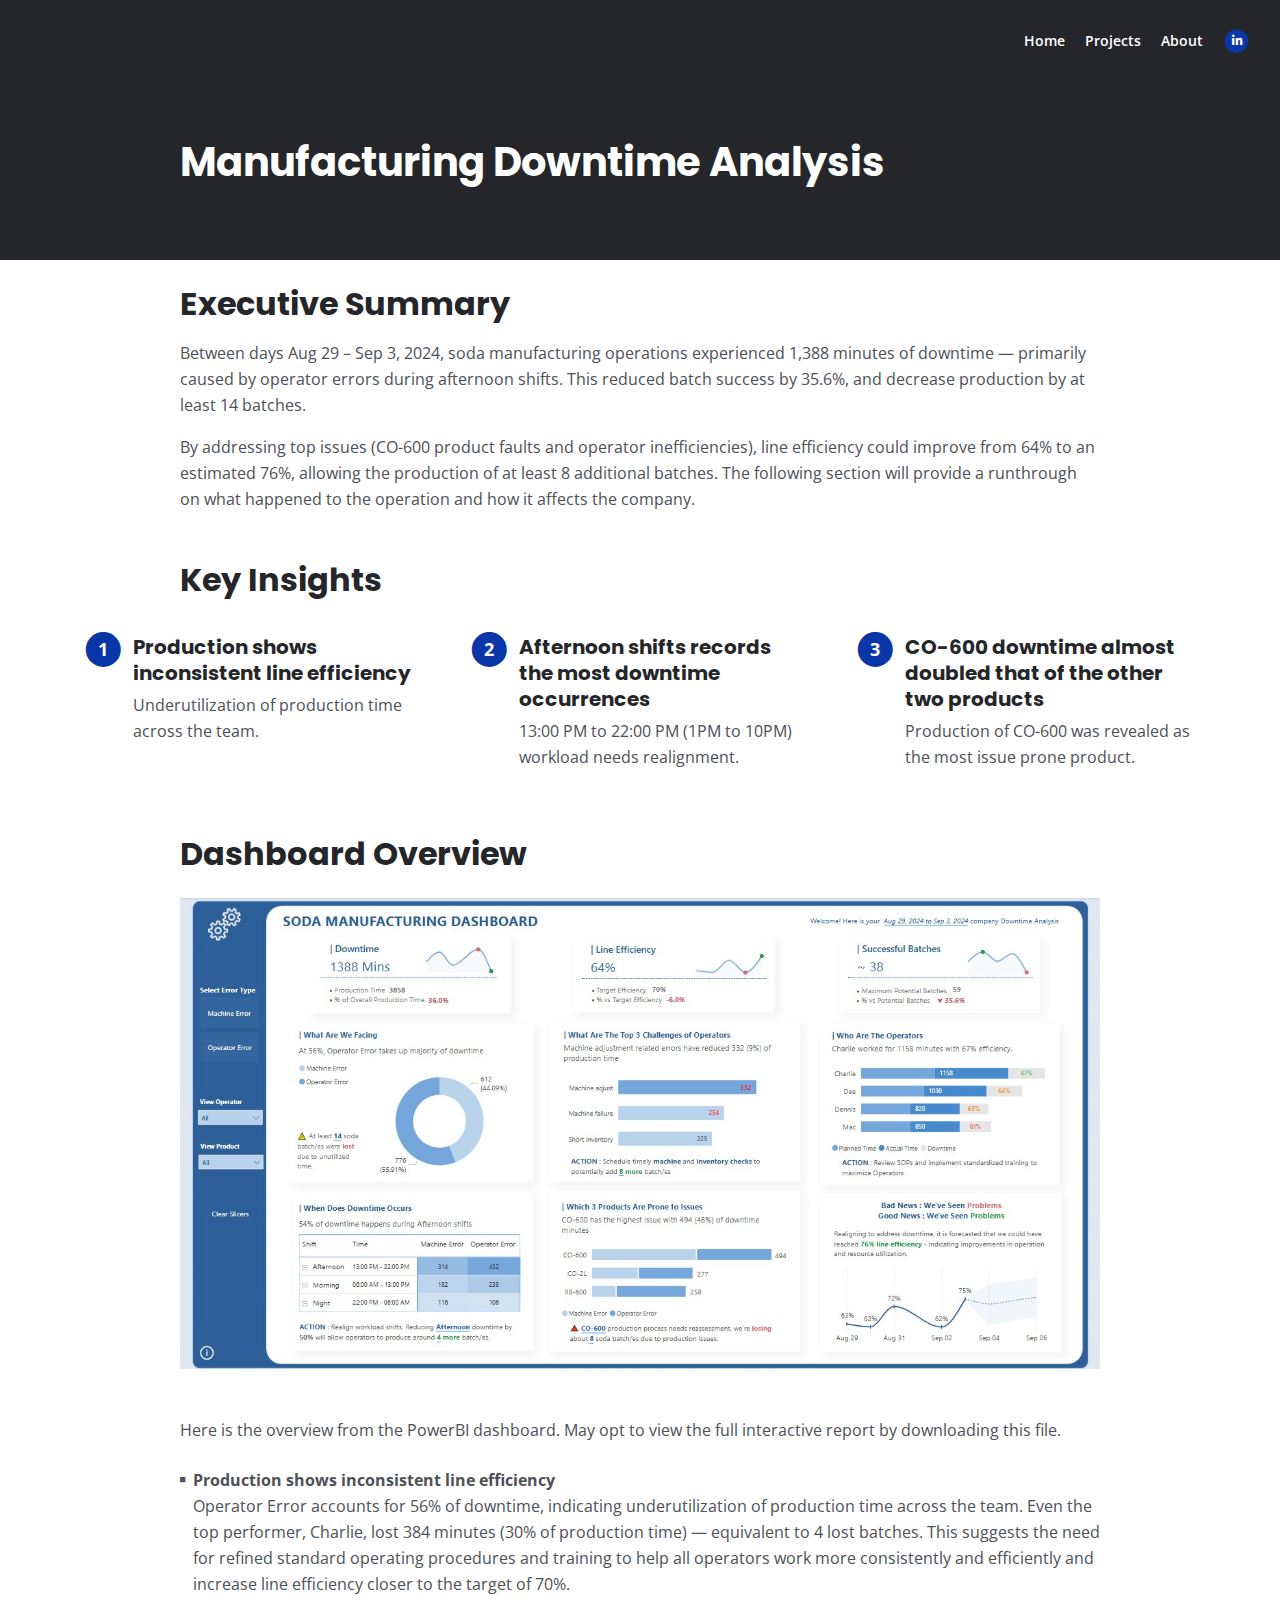
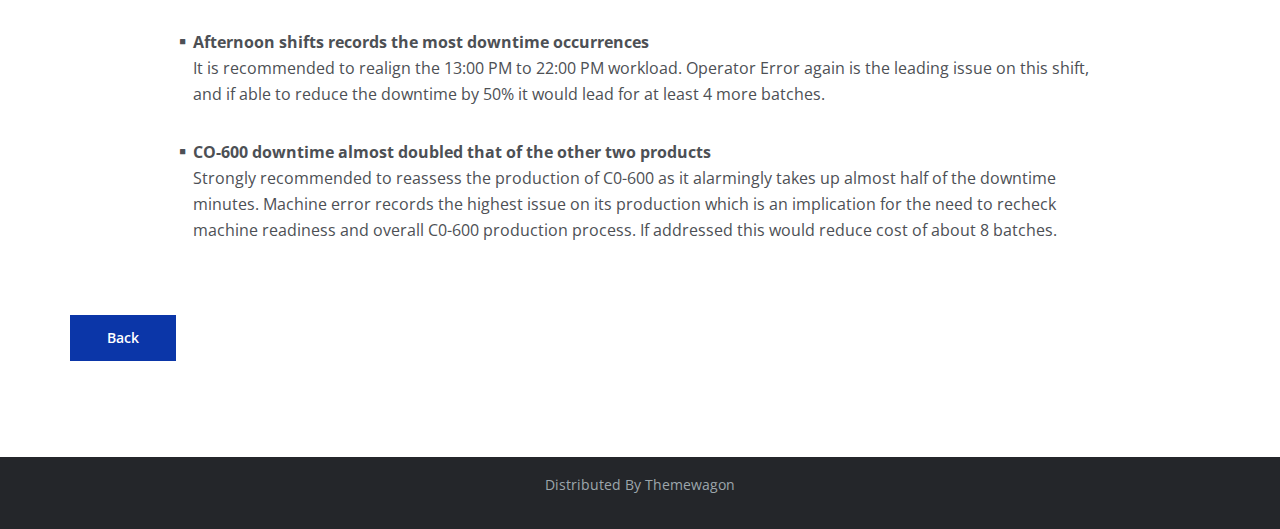
<file: project1/index.html>
<!DOCTYPE html>
<html lang="en">
<head>
    <meta charset="utf-8">
    <meta name="viewport" content="width=device-width, initial-scale=1, shrink-to-fit=no">
    
    <!-- SEO Meta Tags -->
    <meta name="description" content="Your description">
    <meta name="author" content="Your name">

    <!-- OG Meta Tags to improve the way the post looks when you share the page on Facebook, Twitter, LinkedIn -->
	<meta property="og:site_name" content="" /> <!-- website name -->
	<meta property="og:site" content="" /> <!-- website link -->
	<meta property="og:title" content=""/> <!-- title shown in the actual shared post -->
	<meta property="og:description" content="" /> <!-- description shown in the actual shared post -->
	<meta property="og:image" content="" /> <!-- image link, make sure it's jpg -->
	<meta property="og:url" content="" /> <!-- where do you want your post to link to -->
	<meta name="twitter:card" content="summary_large_image"> <!-- to have large image post format in Twitter -->

    <!-- Webpage Title -->
    <title>Project Details - Lorie</title>
    
    <!-- Styles -->
    <link rel="preconnect" href="https://fonts.gstatic.com">
    <link href="https://fonts.googleapis.com/css2?family=Open+Sans:ital,wght@0,400;0,600;0,700;1,400&family=Poppins:wght@600&display=swap" rel="stylesheet">
    <link href="../css/bootstrap.css" rel="stylesheet">
    <link href="../css/styles.css" rel="stylesheet">
    <link rel="stylesheet" href="https://cdnjs.cloudflare.com/ajax/libs/font-awesome/5.15.4/css/all.min.css">
	
	<!-- Favicon  -->
    <link rel="icon" href="images/favicon.png">
</head>
<body data-spy="scroll" data-target=".fixed-top">
    
    <!-- Navigation -->
    <nav class="navbar navbar-expand-lg fixed-top navbar-dark">
        <div class="container">
            
            <!-- Text Logo - Use this if you don't have a graphic logo -->
            <!-- <a class="navbar-brand logo-text page-scroll" href="index.html">Lorie</a> -->

            <button class="navbar-toggler p-0 border-0" type="button" data-toggle="offcanvas">
                <span class="navbar-toggler-icon"></span>
            </button>

            <div class="navbar-collapse offcanvas-collapse" id="navbarsExampleDefault">
                <ul class="navbar-nav ml-auto">
                    <li class="nav-item">
                        <a class="nav-link page-scroll" href="../index.html#header">Home <span class="sr-only">(current)</span></a>
                    </li>
                    <li class="nav-item">
                        <a class="nav-link page-scroll" href="../index.html#projects">Projects</a>
                    </li>
                    <li class="nav-item">
                        <a class="nav-link page-scroll" href="../index.html#about_me">About</a>
                    </li>
                </ul>
                <span class="nav-item social-icons">
                        <!-- LinkedIn -->
                <span class="fa-stack">
                        <a href="https://www.linkedin.com/in/lpruiz/" target="_blank">
                    <i class="fas fa-circle fa-stack-2x"></i>
                    <i class="fab fa-linkedin-in fa-stack-1x"></i>
                        </a>
                    </span>
                </span>
            </div> <!-- end of navbar-collapse -->
        </div> <!-- end of container -->
    </nav> <!-- end of navbar -->
    <!-- end of navigation -->


    <!-- Header -->
    <header class="ex-header">
        <div class="container">
            <div class="row">
                <div class="col-xl-10 offset-xl-1">
                    <h1>Manufacturing Downtime Analysis</h1>
                    <!--<h7>(DAPH National Data Challenge Entry - Finalist)</h7>-->
                </div> <!-- end of col -->
            </div> <!-- end of row -->
        </div> <!-- end of container -->
    </header> <!-- end of ex-header -->
    <!-- end of header -->

    <!-- Basic -->
    <div class="ex-basic-1 pt-4">
        <div class="container">
            <div class="row">
                <div class="col-xl-10 offset-xl-1">

                    <h2 class="mb-3">Executive Summary</h2>
                    <p>Between days Aug 29 – Sep 3, 2024, soda manufacturing operations experienced 1,388 minutes of downtime — primarily caused by operator errors during afternoon shifts. This reduced batch success by 35.6%, and decrease production by at least 14 batches.</p>
                    <p class="mb-4">By addressing top issues (CO-600 product faults and operator inefficiencies), line efficiency could improve from 64% to an estimated 76%, allowing the production of at least 8 additional batches. The following section will provide a runthrough on what happened to the operation and how it affects the company.</p>
                </div> <!-- end of col -->
            </div> <!-- end of row -->
        </div> <!-- end of container -->
    </div> <!-- end of ex-basic-1 -->
    <!-- end of basic -->

    <!-- Basic -->
    <div class="ex-basic-1 pt-4">
        <div class="container">
            <div class="row">
                <div class="col-xl-10 offset-xl-1">
                    <h2 class="mb-3">Key Insights</h2>
                </div> <!-- end of col -->
            </div> <!-- end of row -->
        </div> <!-- end of container -->
    </div> <!-- end of ex-basic-1 -->
    <!-- end of basic -->

    <!-- Cards -->
    <div class="ex-cards-1 pt-3 pb-3">
        <div class="container">
            <div class="row">
                <div class="col-lg-12">
                    
                    <!-- Card -->
                    <div class="card">
                        <ul class="list-unstyled">
                            <li class="media">
                                <span class="fa-stack">
                                    <span class="fas fa-circle fa-stack-2x"></span>
                                    <span class="fa-stack-1x">1</span>
                                </span>
                                <div class="media-body">
                                    <h5>Production shows inconsistent line efficiency</h5>
                                    <p>Underutilization of production time across the team.</p>
                                </div>
                            </li>
                        </ul>
                    </div> <!-- end of card -->
                    <!-- end of card -->

                    <!-- Card -->
                    <div class="card">
                        <ul class="list-unstyled">
                            <li class="media">
                                <span class="fa-stack">
                                    <span class="fas fa-circle fa-stack-2x"></span>
                                    <span class="fa-stack-1x">2</span>
                                </span>
                                <div class="media-body">
                                    <h5>Afternoon shifts records the most downtime occurrences</h5>
                                    <p>13:00 PM to 22:00 PM (1PM to 10PM) workload needs realignment.</p>
                                </div>
                            </li>
                        </ul>
                    </div> <!-- end of card -->
                    <!-- end of card -->

                    <!-- Card -->
                    <div class="card">
                        <ul class="list-unstyled">
                            <li class="media">
                                <span class="fa-stack">
                                    <span class="fas fa-circle fa-stack-2x"></span>
                                    <span class="fa-stack-1x">3</span>
                                </span>
                                <div class="media-body">
                                    <h5>CO-600 downtime almost doubled that of the other two products</h5>
                                    <p>Production of CO-600 was revealed as the most issue prone product.</p>
                                </div>
                            </li>
                        </ul>
                    </div> <!-- end of card -->
                    <!-- end of card -->

                </div> <!-- end of col -->   
            </div> <!-- end of row -->   
        </div> <!-- end of container -->   
    </div> <!-- end of ex-cards-1 -->
    <!-- end of cards -->


    <!-- Basic -->
    <div class="ex-basic-1 pt-3 pb-5">
        <div class="container">
            <div class="row">
                <div class="col-xl-10 offset-xl-1">
                    <h2 class="mb-4">Dashboard Overview</h2>
                    <img class="img-fluid mb-5 zoomable-img" src="../images/project-details-large.jpg" alt="alternative">
                    <p class="mb-4">Here is the overview from the PowerBI dashboard. May opt to view the full interactive report by downloading this file.</p>
                    <ul class="list-unstyled li-space-lg mb-5">
                        <li class="media">
                            <i class="fas fa-square"></i>
                            <div class="media-body"><strong>Production shows inconsistent line efficiency</strong>
                            <p class="mb-4">Operator Error accounts for 56% of downtime, indicating underutilization of production time across the team. Even the top 
performer, Charlie, lost 384 minutes (30% of production time) — equivalent to 4 lost batches. This suggests the need for refined 
standard operating procedures and training to help all operators work more consistently and efficiently and increase line efficiency 
closer to the target of 70%.</p>
                        </li>
                        <li class="media">
                            <i class="fas fa-square"></i>
                            <div class="media-body"><strong>Afternoon shifts records the most downtime occurrences</strong>
                            <p class="mb-4">It is recommended to realign the 13:00 PM to 22:00 PM workload. Operator Error again is the leading issue on this shift, 
and if able to reduce the downtime by 50% it would lead for at least 4 more batches.</p>
                        </li>
                        <li class="media">
                            <i class="fas fa-square"></i>
                            <div class="media-body"><strong>CO-600 downtime almost doubled that of the other two products</strong>
                            <p class="mb-4">Strongly recommended to reassess the production of C0-600 as it alarmingly takes up almost half of the downtime 
minutes. Machine error records the highest issue on its production which is an implication for the need to recheck machine 
readiness and overall C0-600 production process. If addressed this would reduce cost of about 8 batches.</p>
                        </li>
                    </ul>

                    </div>

                    <a class="btn-solid-reg mb-5" href="../index.html#projects">Back</a>
                </div> <!-- end of col -->
            </div> <!-- end of row -->
        </div> <!-- end of container -->
    </div> <!-- end of ex-basic-1 -->
    <!-- end of basic -->


    <!-- Copyright -->
    <div class="copyright bg-gray">
        <div class="container">
            <div class="row">
                <div class="col-lg-12">
                    <!-- <p class="p-small">Copyright © <a class="no-line" href="#your-link">Lorie</a></p> -->
                </div> <!-- end of col -->
            </div> <!-- enf of row -->
        </div> <!-- end of container -->


        <div class="container">
            <div class="row">
                <div class="col-lg-12">
                    <p class="p-small">Distributed By <a class="no-line" href="https://themewagon.com/">Themewagon</a></p>
                </div> <!-- end of col -->
            </div> <!-- enf of row -->
        </div> <!-- end of container -->
    </div> <!-- end of copyright --> 
    <!-- end of copyright -->
    
    	
    <!-- Scripts -->
    <script src="../js/jquery.min.js"></script> <!-- jQuery for Bootstrap's JavaScript plugins -->
    <script src="../js/bootstrap.min.js"></script> <!-- Bootstrap framework -->
    <script src="../js/jquery.easing.min.js"></script> <!-- jQuery Easing for smooth scrolling between anchors -->
    <script src="../js/scripts.js"></script> <!-- Custom scripts -->

    <!-- Lightbox Modal -->
    <div id="imageModal" class="modal-overlay" style="display: none;">
        <span class="close-btn" style="position: absolute; top: 20px; right: 30px; font-size: 30px; color: white; cursor: pointer;">&times;</span>
        <img class="modal-content" id="modalImage" alt="Zoomed image" style="max-width: 90%; max-height: 90%; margin: auto; display: block;">
    </div>

</body>
</html>
</file>
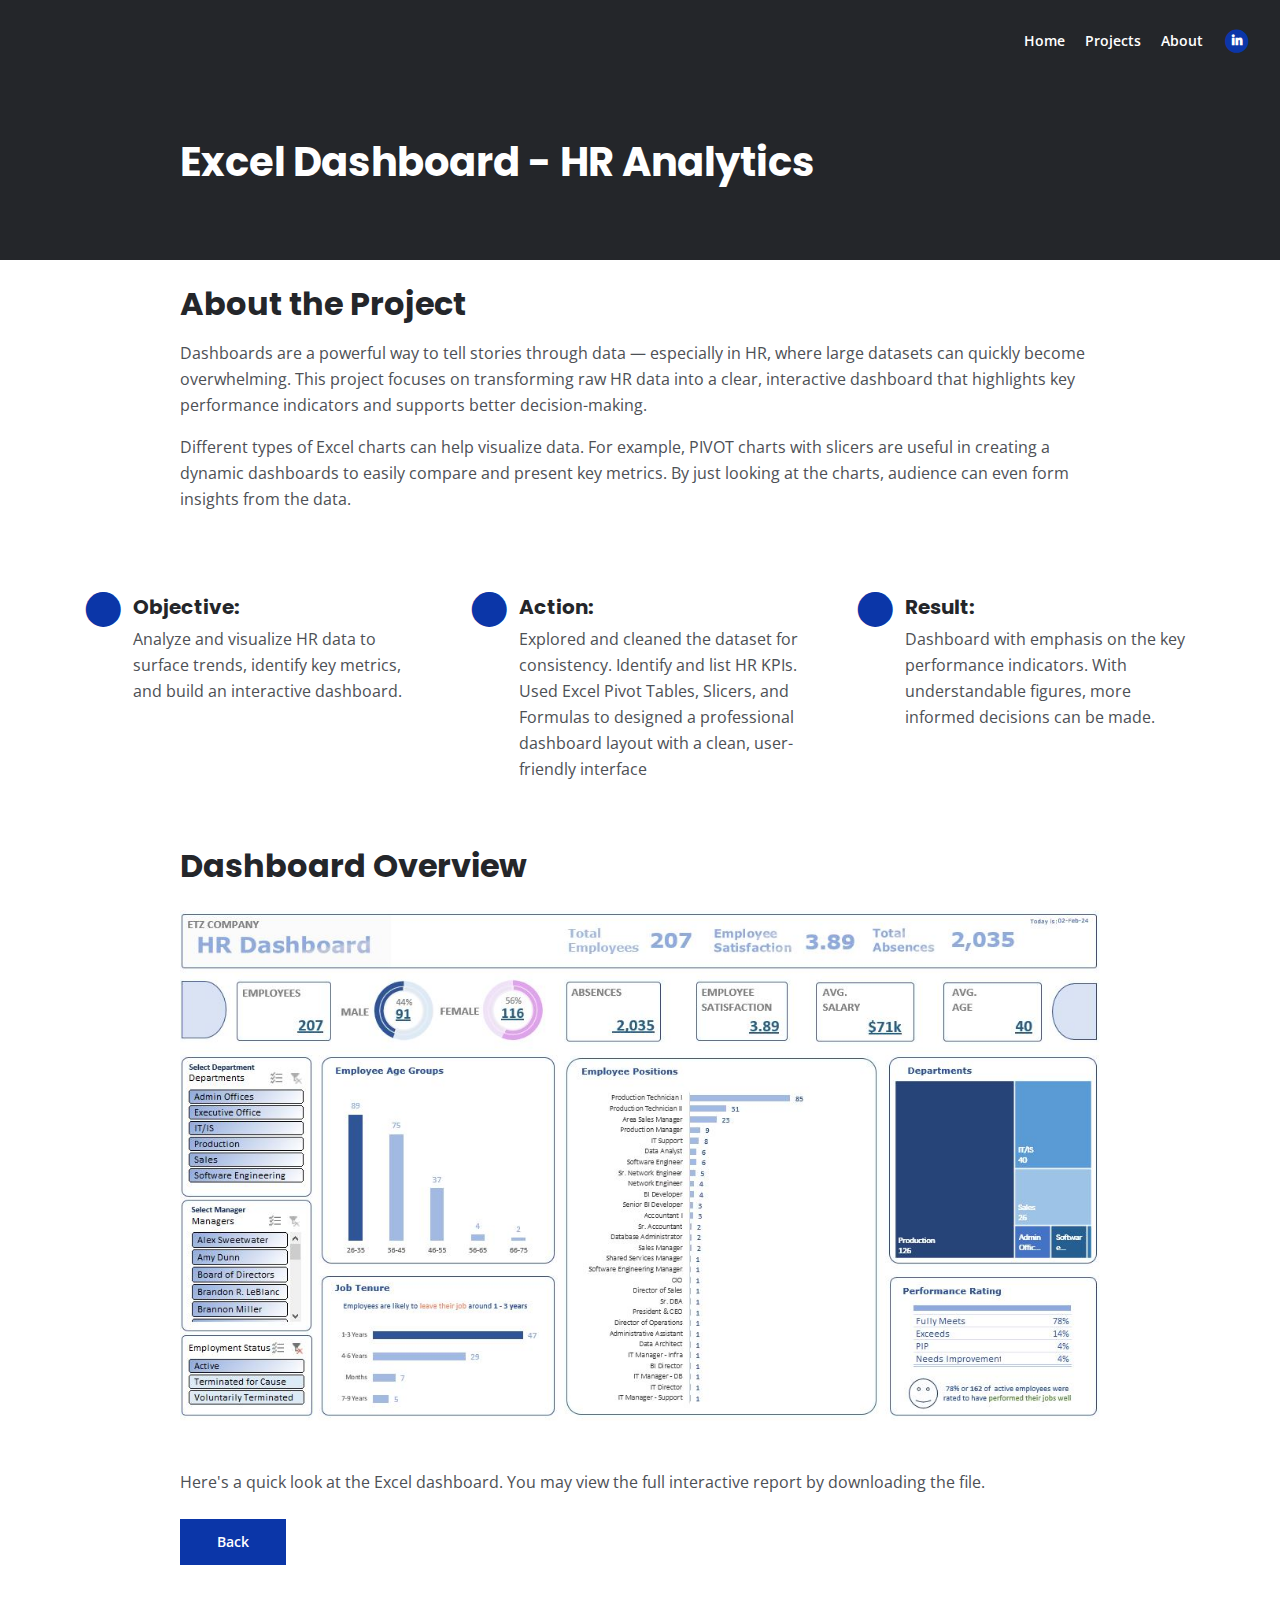
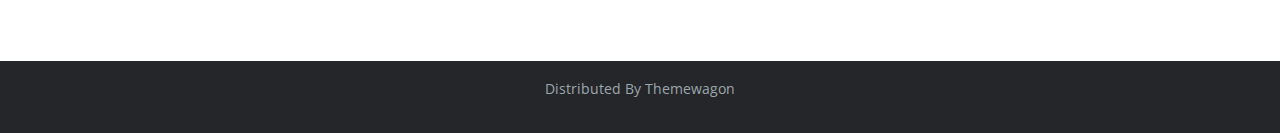
<file: project2/index.html>
<!DOCTYPE html>
<html lang="en">
<head>
    <meta charset="utf-8">
    <meta name="viewport" content="width=device-width, initial-scale=1, shrink-to-fit=no">
    
    <!-- SEO Meta Tags -->
    <meta name="description" content="Your description">
    <meta name="author" content="Your name">

    <!-- OG Meta Tags to improve the way the post looks when you share the page on Facebook, Twitter, LinkedIn -->
	<meta property="og:site_name" content="" /> <!-- website name -->
	<meta property="og:site" content="" /> <!-- website link -->
	<meta property="og:title" content=""/> <!-- title shown in the actual shared post -->
	<meta property="og:description" content="" /> <!-- description shown in the actual shared post -->
	<meta property="og:image" content="" /> <!-- image link, make sure it's jpg -->
	<meta property="og:url" content="" /> <!-- where do you want your post to link to -->
	<meta name="twitter:card" content="summary_large_image"> <!-- to have large image post format in Twitter -->

    <!-- Webpage Title -->
    <title>Project Details - Lorie</title>
    
    <!-- Styles -->
    <link rel="preconnect" href="https://fonts.gstatic.com">
    <link href="https://fonts.googleapis.com/css2?family=Open+Sans:ital,wght@0,400;0,600;0,700;1,400&family=Poppins:wght@600&display=swap" rel="stylesheet">
    <link href="../css/bootstrap.css" rel="stylesheet">
    <link href="../css/fontawesome-all.css" rel="stylesheet">
	<link href="../css/styles.css" rel="stylesheet">
	
	<!-- Favicon  -->
    <link rel="icon" href="images/favicon.png">
</head>
<body data-spy="scroll" data-target=".fixed-top">
    
    <!-- Navigation -->
    <nav class="navbar navbar-expand-lg fixed-top navbar-dark">
        <div class="container">
            
            <!-- Text Logo - Use this if you don't have a graphic logo -->
            <!-- <a class="navbar-brand logo-text page-scroll" href="index.html">Lorie</a> -->

            <button class="navbar-toggler p-0 border-0" type="button" data-toggle="offcanvas">
                <span class="navbar-toggler-icon"></span>
            </button>

            <div class="navbar-collapse offcanvas-collapse" id="navbarsExampleDefault">
                <ul class="navbar-nav ml-auto">
                    <li class="nav-item">
                        <a class="nav-link page-scroll" href="../index.html#header">Home <span class="sr-only">(current)</span></a>
                    </li>
                    <li class="nav-item">
                        <a class="nav-link page-scroll" href="../index.html#projects">Projects</a>
                    </li>
                    <li class="nav-item">
                        <a class="nav-link page-scroll" href="../index.html#about_me">About</a>
                    </li>
                </ul>
                <span class="nav-item social-icons">
                    <span class="fa-stack">
                    <a href="https://www.linkedin.com/in/lpruiz/" target="_blank">
                    <i class="fas fa-circle fa-stack-2x"></i>
                    <i class="fab fa-linkedin-in fa-stack-1x"></i>
                        </a>
                    </span>
                </span>
            </div> <!-- end of navbar-collapse -->
        </div> <!-- end of container -->
    </nav> <!-- end of navbar -->
    <!-- end of navigation -->


    <!-- Header -->
    <header class="ex-header">
        <div class="container">
            <div class="row">
                <div class="col-xl-10 offset-xl-1">
                    <h1>Excel Dashboard - HR Analytics</h1>
                </div> <!-- end of col -->
            </div> <!-- end of row -->
        </div> <!-- end of container -->
    </header> <!-- end of ex-header -->
    <!-- end of header -->

    <!-- Basic -->
    <div class="ex-basic-1 pt-4">
        <div class="container">
            <div class="row">
                <div class="col-xl-10 offset-xl-1">

                    <h2 class="mb-3">About the Project</h2>
                    <p>Dashboards are a powerful way to tell stories through data — especially in HR, where large datasets can quickly become overwhelming. This project focuses on transforming raw HR data into a clear, interactive dashboard that highlights key performance indicators and supports better decision-making.</p>
                    <p class="mb-4">Different types of Excel charts can help visualize data. For example, PIVOT charts with slicers are useful in creating a dynamic dashboards to easily compare and present key metrics. By just looking at the charts, audience can even form insights from the data.</p>
                </div> <!-- end of col -->
            </div> <!-- end of row -->
        </div> <!-- end of container -->
    </div> <!-- end of ex-basic-1 -->
    <!-- end of basic -->

    <!-- Basic -->
    <div class="ex-basic-1 pt-4">
        <div class="container">
            <div class="row">
                <div class="col-xl-10 offset-xl-1">
                    <h2 class="mb-3"></h2> <!--insert just text-->
                </div> <!-- end of col -->
            </div> <!-- end of row -->
        </div> <!-- end of container -->
    </div> <!-- end of ex-basic-1 -->
    <!-- end of basic -->

    <!-- Cards -->
    <div class="ex-cards-1 pt-3 pb-3">
        <div class="container">
            <div class="row">
                <div class="col-lg-12">
                    
                    <!-- Card -->
                    <div class="card">
                        <ul class="list-unstyled">
                            <li class="media">
                                <span class="fa-stack">
                                    <span class="fas fa-circle fa-stack-2x"></span>
                                    <span class="fa-stack-1x"></span>
                                </span>
                                <div class="media-body">
                                    <h5>Objective:</h5>
                                    <p>Analyze and visualize HR data to surface trends, identify key metrics, and build an interactive dashboard.</p>
                                </div>
                            </li>
                        </ul>
                    </div> <!-- end of card -->
                    <!-- end of card -->

                    <!-- Card -->
                    <div class="card">
                        <ul class="list-unstyled">
                            <li class="media">
                                <span class="fa-stack">
                                    <span class="fas fa-circle fa-stack-2x"></span>
                                    <span class="fa-stack-1x"></span>
                                </span>
                                <div class="media-body">
                                    <h5>Action:</h5>
                                    <p>Explored and cleaned the dataset for consistency. Identify and list HR KPIs. Used Excel Pivot Tables, Slicers, and Formulas to designed a professional dashboard layout with a clean, user-friendly interface</p>
                                </div>
                            </li>
                        </ul>
                    </div> <!-- end of card -->
                    <!-- end of card -->

                    <!-- Card -->
                    <div class="card">
                        <ul class="list-unstyled">
                            <li class="media">
                                <span class="fa-stack">
                                    <span class="fas fa-circle fa-stack-2x"></span>
                                    <span class="fa-stack-1x"></span>
                                </span>
                                <div class="media-body">
                                    <h5>Result:</h5>
                                    <p>Dashboard with emphasis on the key performance indicators. With understandable figures, more informed decisions can be made.</p>
                                </div>
                            </li>
                        </ul>
                    </div> <!-- end of card -->
                    <!-- end of card -->

                </div> <!-- end of col -->   
            </div> <!-- end of row -->   
        </div> <!-- end of container -->   
    </div> <!-- end of ex-cards-1 -->
    <!-- end of cards -->


    <!-- Basic -->
<div class="ex-basic-1 pt-3 pb-5">
    <div class="container">
        <div class="row">
            <div class="col-xl-10 offset-xl-1">
                <h2 class="mb-4">Dashboard Overview</h2>
                
                <!-- CLICKABLE IMAGE -->
                <img class="img-fluid mb-5 zoomable-img" src="../images/project-2details.jpg" alt="Excel dashboard preview">
                
                <p class="mb-4">
                    Here's a quick look at the Excel dashboard. You may view the full interactive report by downloading the file.
                </p>

                <a class="btn-solid-reg mb-5" href="../index.html#projects">Back</a>
            </div> <!-- end of col -->
        </div> <!-- end of row -->
    </div> <!-- end of container -->
</div> <!-- end of ex-basic-1 -->
<!-- end of basic -->

<!-- LIGHTBOX MODAL (Place OUTSIDE the container) -->
<div id="imageModal" class="modal-overlay">
    <span class="close-btn">&times;</span>
    <img class="modal-content" id="modalImage" alt="Enlarged Excel dashboard">
</div>

    <!-- Copyright -->
    <div class="copyright bg-gray">
        <div class="container">
            <div class="row">
                <div class="col-lg-12">
                    <!-- <p class="p-small">Copyright © <a class="no-line" href="#your-link">Lorie</a></p> -->
                </div> <!-- end of col -->
            </div> <!-- enf of row -->
        </div> <!-- end of container -->


        <div class="container">
            <div class="row">
                <div class="col-lg-12">
                    <p class="p-small">Distributed By <a class="no-line" href="https://themewagon.com/">Themewagon</a></p>
                </div> <!-- end of col -->
            </div> <!-- enf of row -->
        </div> <!-- end of container -->
    </div> <!-- end of copyright --> 
    <!-- end of copyright -->
    
    	
    <!-- Scripts -->
    <script src="../js/jquery.min.js"></script> <!-- jQuery for Bootstrap's JavaScript plugins -->
    <script src="../js/bootstrap.min.js"></script> <!-- Bootstrap framework -->
    <script src="../js/jquery.easing.min.js"></script> <!-- jQuery Easing for smooth scrolling between anchors -->
    <script src="../js/scripts.js"></script> <!-- Custom scripts -->
</body>
</html>
</file>
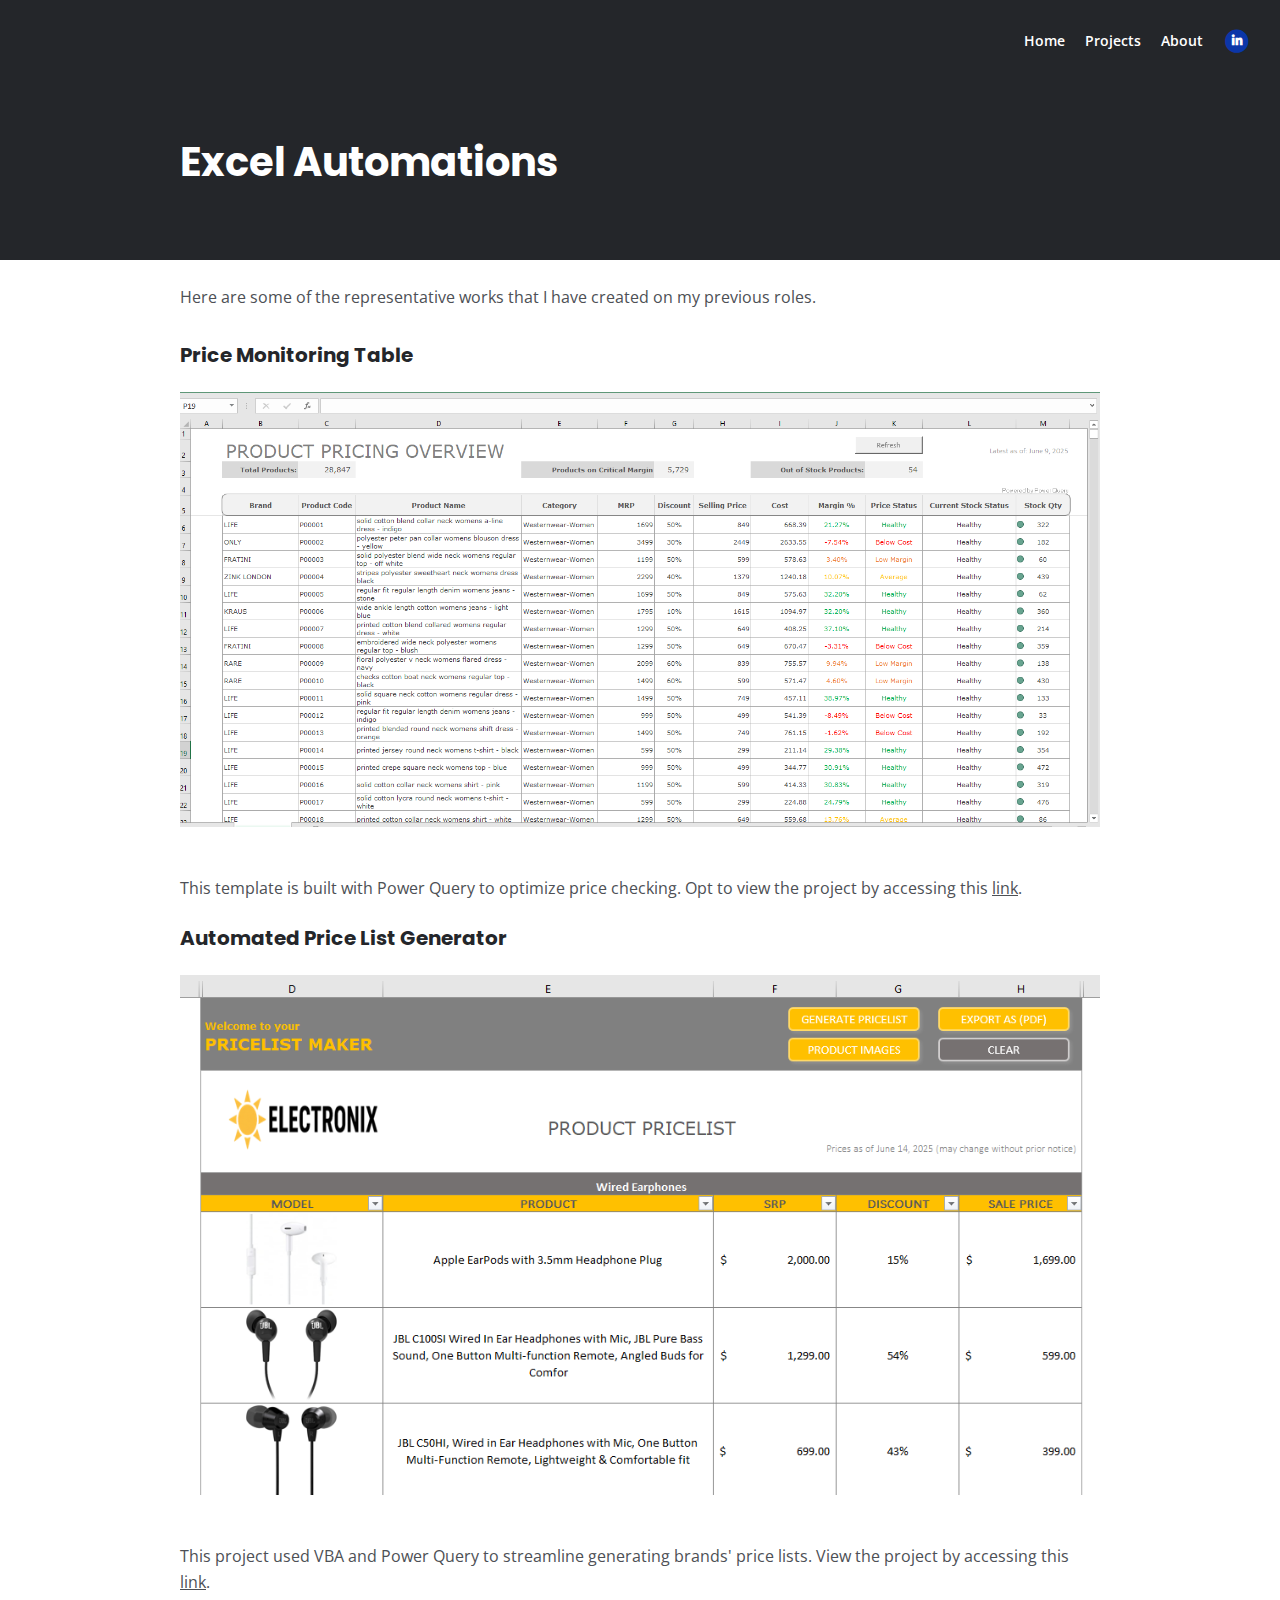
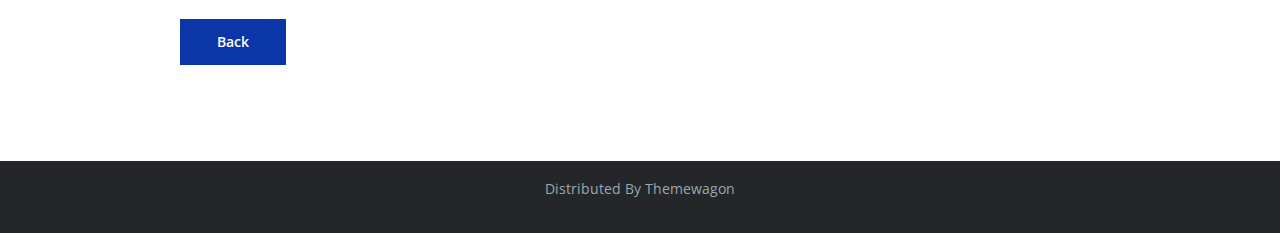
<file: project3/index.html>
<!DOCTYPE html>
<html lang="en">
<head>
    <meta charset="utf-8">
    <meta name="viewport" content="width=device-width, initial-scale=1, shrink-to-fit=no">
    
    <!-- SEO Meta Tags -->
    <meta name="description" content="Your description">
    <meta name="author" content="Your name">

    <!-- OG Meta Tags to improve the way the post looks when you share the page on Facebook, Twitter, LinkedIn -->
	<meta property="og:site_name" content="" /> <!-- website name -->
	<meta property="og:site" content="" /> <!-- website link -->
	<meta property="og:title" content=""/> <!-- title shown in the actual shared post -->
	<meta property="og:description" content="" /> <!-- description shown in the actual shared post -->
	<meta property="og:image" content="" /> <!-- image link, make sure it's jpg -->
	<meta property="og:url" content="" /> <!-- where do you want your post to link to -->
	<meta name="twitter:card" content="summary_large_image"> <!-- to have large image post format in Twitter -->

    <!-- Webpage Title -->
    <title>Project Details - Lorie</title>
    
    <!-- Styles -->
    <link rel="preconnect" href="https://fonts.gstatic.com">
    <link href="https://fonts.googleapis.com/css2?family=Open+Sans:ital,wght@0,400;0,600;0,700;1,400&family=Poppins:wght@600&display=swap" rel="stylesheet">
    <link href="../css/bootstrap.css" rel="stylesheet">
    <link href="../css/fontawesome-all.css" rel="stylesheet">
	<link href="../css/styles.css" rel="stylesheet">
	
	<!-- Favicon  -->
    <link rel="icon" href="../images/favicon.png">
</head>
<body data-spy="scroll" data-target=".fixed-top">
    
    <!-- Navigation -->
    <nav class="navbar navbar-expand-lg fixed-top navbar-dark">
        <div class="container">
            
            <!-- Text Logo - Use this if you don't have a graphic logo -->
            <!-- <a class="navbar-brand logo-text page-scroll" href="index.html">Lorie</a> -->

            <button class="navbar-toggler p-0 border-0" type="button" data-toggle="offcanvas">
                <span class="navbar-toggler-icon"></span>
            </button>

            <div class="navbar-collapse offcanvas-collapse" id="navbarsExampleDefault">
                <ul class="navbar-nav ml-auto">
                    <li class="nav-item">
                        <a class="nav-link page-scroll" href="../index.html#header">Home <span class="sr-only">(current)</span></a>
                    </li>
                    <li class="nav-item">
                        <a class="nav-link page-scroll" href="../index.html#projects">Projects</a>
                    </li>
                    <li class="nav-item">
                        <a class="nav-link page-scroll" href="../index.html#about_me">About</a>
                    </li>
                </ul>
                <span class="nav-item social-icons">
                    <span class="fa-stack">
                    <a href="https://www.linkedin.com/in/lpruiz/" target="_blank">
                    <i class="fas fa-circle fa-stack-2x"></i>
                    <i class="fab fa-linkedin-in fa-stack-1x"></i>
                        </a>
                    </span>
                </span>
            </div> <!-- end of navbar-collapse -->
        </div> <!-- end of container -->
    </nav> <!-- end of navbar -->
    <!-- end of navigation -->


    <!-- Header -->
    <header class="ex-header">
        <div class="container">
            <div class="row">
                <div class="col-xl-10 offset-xl-1">
                    <h1>Excel Automations</h1>
                </div> <!-- end of col -->
            </div> <!-- end of row -->
        </div> <!-- end of container -->
    </header> <!-- end of ex-header -->
    <!-- end of header -->

    <!-- Basic -->
    <div class="ex-basic-1 pt-4">
        <div class="container">
            <div class="row">
                <div class="col-xl-10 offset-xl-1">
                    <p>Here are some of the representative works that I have created on my previous roles.</p>
                </div> <!-- end of col -->
            </div> <!-- end of row -->
        </div> <!-- end of container -->
    </div> <!-- end of ex-basic-1 -->
    <!-- end of basic -->

    <!-- Basic -->
<div class="ex-basic-1 pt-3 pb-5">
    <div class="container">
        <div class="row">
            <div class="col-xl-10 offset-xl-1">
                <h5 class="mb-4">Price Monitoring Table</h5>

                <!-- CLICKABLE IMAGE -->
                <img class="img-fluid mb-5 zoomable-img" src="../images/PricelistTable.PNG" alt="Excel dashboard preview">

                <p class="mb-4">
                    This template is built with Power Query to optimize price checking.
                    Opt to view the project by accessing this <a href="https://github.com/lorieruiz/excel-pricing-monitor">link</a>.
                </p>
                
                <h5 class="mb-4">Automated Price List Generator</h5>

                <!-- APPLY SAME CLASS HERE -->
                <img class="img-fluid mb-5 zoomable-img" src="../images/PricelistMaker.PNG" alt="Excel automation project preview">

                <p class="mb-4">
                    This project used VBA and Power Query to streamline generating brands' price lists.
                    View the project by accessing this <a href="../index.html#projects">link</a>.
                </p>

                <a class="btn-solid-reg mb-5" href="../index.html#projects">Back</a>
            </div>
        </div>
    </div>
</div>

 <!-- Copyright -->
    <div class="copyright bg-gray">
        <div class="container">
            <div class="row">
                <div class="col-lg-12">
                    <!-- <p class="p-small">Copyright © <a class="no-line" href="#your-link">Lorie</a></p> -->
                </div>
            </div>
        </div>

        <div class="container">
            <div class="row">
                <div class="col-lg-12">
                    <p class="p-small">Distributed By <a class="no-line" href="https://themewagon.com/">Themewagon</a></p>
                </div> <!-- end of col -->
            </div> <!-- enf of row -->
        </div> <!-- end of container -->
    </div> <!-- end of copyright --> 
    <!-- end of copyright -->
    
    	
    <!-- Scripts -->
    <script src="../js/jquery.min.js"></script> <!-- jQuery for Bootstrap's JavaScript plugins -->
    <script src="../js/bootstrap.min.js"></script> <!-- Bootstrap framework -->
    <script src="../js/jquery.easing.min.js"></script> <!-- jQuery Easing for smooth scrolling between anchors -->
    <script src="../js/scripts.js"></script> <!-- Custom scripts -->

    <!-- Lightbox Modal -->
    <div id="imageModal" class="modal-overlay" style="display: none;">
        <span class="close-btn" style="position: absolute; top: 20px; right: 30px; font-size: 30px; color: white; cursor: pointer;">&times;</span>
        <img class="modal-content" id="modalImage" alt="Zoomed image" style="max-width: 90%; max-height: 90%; margin: auto; display: block;">
    </div>

</body>
</html>
</file>
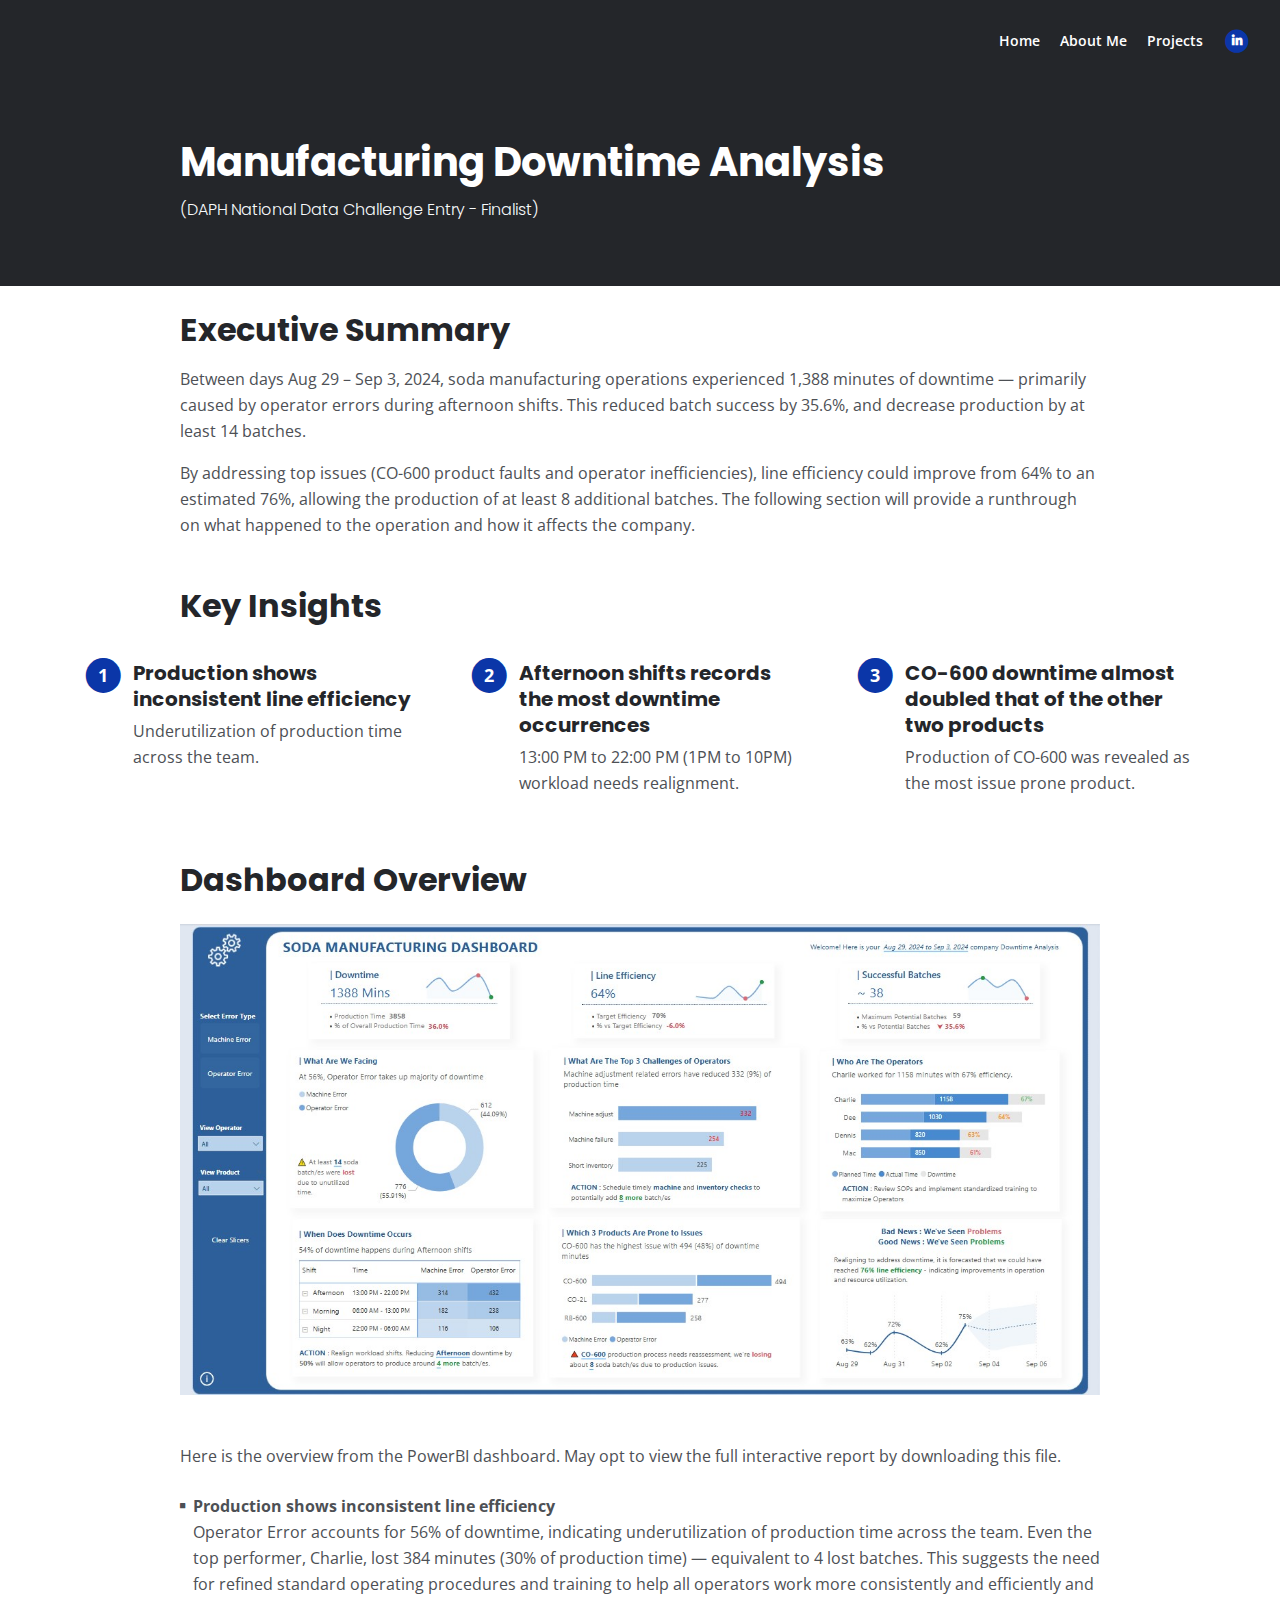
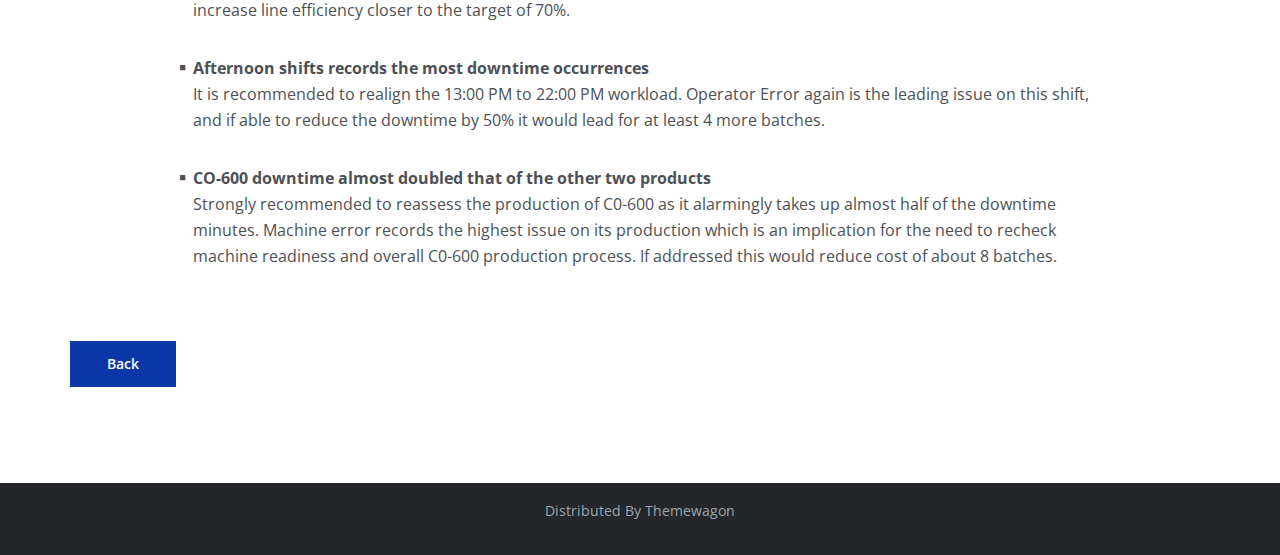
<file: project.html>
<!DOCTYPE html>
<html lang="en">
<head>
    <meta charset="utf-8">
    <meta name="viewport" content="width=device-width, initial-scale=1, shrink-to-fit=no">
    
    <!-- SEO Meta Tags -->
    <meta name="description" content="Your description">
    <meta name="author" content="Your name">

    <!-- OG Meta Tags to improve the way the post looks when you share the page on Facebook, Twitter, LinkedIn -->
	<meta property="og:site_name" content="" /> <!-- website name -->
	<meta property="og:site" content="" /> <!-- website link -->
	<meta property="og:title" content=""/> <!-- title shown in the actual shared post -->
	<meta property="og:description" content="" /> <!-- description shown in the actual shared post -->
	<meta property="og:image" content="" /> <!-- image link, make sure it's jpg -->
	<meta property="og:url" content="" /> <!-- where do you want your post to link to -->
	<meta name="twitter:card" content="summary_large_image"> <!-- to have large image post format in Twitter -->

    <!-- Webpage Title -->
    <title>Project Details - Lorie</title>
    
    <!-- Styles -->
    <link rel="preconnect" href="https://fonts.gstatic.com">
    <link href="https://fonts.googleapis.com/css2?family=Open+Sans:ital,wght@0,400;0,600;0,700;1,400&family=Poppins:wght@600&display=swap" rel="stylesheet">
    <link href="css/bootstrap.css" rel="stylesheet">
    <link href="css/fontawesome-all.css" rel="stylesheet">
	<link href="css/styles.css" rel="stylesheet">
	
	<!-- Favicon  -->
    <link rel="icon" href="images/favicon.png">
</head>
<body data-spy="scroll" data-target=".fixed-top">
    
    <!-- Navigation -->
    <nav class="navbar navbar-expand-lg fixed-top navbar-dark">
        <div class="container">
            
            <!-- Text Logo - Use this if you don't have a graphic logo -->
            <!-- <a class="navbar-brand logo-text page-scroll" href="index.html">Mark</a> -->

            <button class="navbar-toggler p-0 border-0" type="button" data-toggle="offcanvas">
                <span class="navbar-toggler-icon"></span>
            </button>

            <div class="navbar-collapse offcanvas-collapse" id="navbarsExampleDefault">
                <ul class="navbar-nav ml-auto">
                    <li class="nav-item">
                        <a class="nav-link page-scroll" href="index.html#header">Home <span class="sr-only">(current)</span></a>
                    </li>
                    <li class="nav-item">
                        <a class="nav-link page-scroll" href="index.html#about_me">About Me</a>
                    </li>
                    <li class="nav-item">
                        <a class="nav-link page-scroll" href="index.html#projects">Projects</a>
                    </li>
                </ul>
                <span class="nav-item social-icons">
                        <!-- LinkedIn -->
                <span class="fa-stack">
                        <a href="https://www.linkedin.com/in/lpruiz/" target="_blank">
                    <i class="fas fa-circle fa-stack-2x"></i>
                    <i class="fab fa-linkedin-in fa-stack-1x"></i>
                        </a>
                    </span>
                </span>
            </div> <!-- end of navbar-collapse -->
        </div> <!-- end of container -->
    </nav> <!-- end of navbar -->
    <!-- end of navigation -->


    <!-- Header -->
    <header class="ex-header">
        <div class="container">
            <div class="row">
                <div class="col-xl-10 offset-xl-1">
                    <h1>Manufacturing Downtime Analysis</h1>
                    <h7>(DAPH National Data Challenge Entry - Finalist)</h7>
                </div> <!-- end of col -->
            </div> <!-- end of row -->
        </div> <!-- end of container -->
    </header> <!-- end of ex-header -->
    <!-- end of header -->

    <!-- Basic -->
    <div class="ex-basic-1 pt-4">
        <div class="container">
            <div class="row">
                <div class="col-xl-10 offset-xl-1">
                    <!-- <p>You are an Analyst of a Soda Manufacturing Company. The CEO approached you to help resolve why the production has been 
inconsistent. Mentioning how Operators are working for long hours yet the output seems to not exceed the target.</p> -->

                    <h2 class="mb-3">Executive Summary</h2>
                    <p>Between days Aug 29 – Sep 3, 2024, soda manufacturing operations experienced 1,388 minutes of downtime — primarily caused by operator errors during afternoon shifts. This reduced batch success by 35.6%, and decrease production by at least 14 batches.</p>
                    <p class="mb-4">By addressing top issues (CO-600 product faults and operator inefficiencies), line efficiency could improve from 64% to an estimated 76%, allowing the production of at least 8 additional batches. The following section will provide a runthrough on what happened to the operation and how it affects the company.</p>
                </div> <!-- end of col -->
            </div> <!-- end of row -->
        </div> <!-- end of container -->
    </div> <!-- end of ex-basic-1 -->
    <!-- end of basic -->

    <!-- Basic -->
    <div class="ex-basic-1 pt-4">
        <div class="container">
            <div class="row">
                <div class="col-xl-10 offset-xl-1">
                    <h2 class="mb-3">Key Insights</h2>
                </div> <!-- end of col -->
            </div> <!-- end of row -->
        </div> <!-- end of container -->
    </div> <!-- end of ex-basic-1 -->
    <!-- end of basic -->

    <!-- Cards -->
    <div class="ex-cards-1 pt-3 pb-3">
        <div class="container">
            <div class="row">
                <div class="col-lg-12">
                    
                    <!-- Card -->
                    <div class="card">
                        <ul class="list-unstyled">
                            <li class="media">
                                <span class="fa-stack">
                                    <span class="fas fa-circle fa-stack-2x"></span>
                                    <span class="fa-stack-1x">1</span>
                                </span>
                                <div class="media-body">
                                    <h5>Production shows inconsistent line efficiency</h5>
                                    <p>Underutilization of production time across the team.</p>
                                </div>
                            </li>
                        </ul>
                    </div> <!-- end of card -->
                    <!-- end of card -->

                    <!-- Card -->
                    <div class="card">
                        <ul class="list-unstyled">
                            <li class="media">
                                <span class="fa-stack">
                                    <span class="fas fa-circle fa-stack-2x"></span>
                                    <span class="fa-stack-1x">2</span>
                                </span>
                                <div class="media-body">
                                    <h5>Afternoon shifts records the most downtime occurrences</h5>
                                    <p>13:00 PM to 22:00 PM (1PM to 10PM) workload needs realignment.</p>
                                </div>
                            </li>
                        </ul>
                    </div> <!-- end of card -->
                    <!-- end of card -->

                    <!-- Card -->
                    <div class="card">
                        <ul class="list-unstyled">
                            <li class="media">
                                <span class="fa-stack">
                                    <span class="fas fa-circle fa-stack-2x"></span>
                                    <span class="fa-stack-1x">3</span>
                                </span>
                                <div class="media-body">
                                    <h5>CO-600 downtime almost doubled that of the other two products</h5>
                                    <p>Production of CO-600 was revealed as the most issue prone product.</p>
                                </div>
                            </li>
                        </ul>
                    </div> <!-- end of card -->
                    <!-- end of card -->

                </div> <!-- end of col -->   
            </div> <!-- end of row -->   
        </div> <!-- end of container -->   
    </div> <!-- end of ex-cards-1 -->
    <!-- end of cards -->


    <!-- Basic -->
    <div class="ex-basic-1 pt-3 pb-5">
        <div class="container">
            <div class="row">
                <div class="col-xl-10 offset-xl-1">
                    <h2 class="mb-4">Dashboard Overview</h2>
                    <img class="img-fluid mb-5 zoomable" src="images/project-details-large.jpg" alt="alternative">
                    <p class="mb-4">Here is the overview from the PowerBI dashboard. May opt to view the full interactive report by downloading this file.</p>
                    <ul class="list-unstyled li-space-lg mb-5">
                        <li class="media">
                            <i class="fas fa-square"></i>
                            <div class="media-body"><strong>Production shows inconsistent line efficiency</strong>
                            <p class="mb-4">Operator Error accounts for 56% of downtime, indicating underutilization of production time across the team. Even the top 
performer, Charlie, lost 384 minutes (30% of production time) — equivalent to 4 lost batches. This suggests the need for refined 
standard operating procedures and training to help all operators work more consistently and efficiently and increase line efficiency 
closer to the target of 70%.</p>
                        </li>
                        <li class="media">
                            <i class="fas fa-square"></i>
                            <div class="media-body"><strong>Afternoon shifts records the most downtime occurrences</strong>
                            <p class="mb-4">It is recommended to realign the 13:00 PM to 22:00 PM workload. Operator Error again is the leading issue on this shift, 
and if able to reduce the downtime by 50% it would lead for at least 4 more batches.</p>
                        </li>
                        <li class="media">
                            <i class="fas fa-square"></i>
                            <div class="media-body"><strong>CO-600 downtime almost doubled that of the other two products</strong>
                            <p class="mb-4">Strongly recommended to reassess the production of C0-600 as it alarmingly takes up almost half of the downtime 
minutes. Machine error records the highest issue on its production which is an implication for the need to recheck machine 
readiness and overall C0-600 production process. If addressed this would reduce cost of about 8 batches.</p>
                        </li>
                    </ul>

                    <!-- <div class="text-box mb-5">
                        <p>Human brain can process entire images that the eye sees for as little as 13 milliseconds - MIT</p>
                        <p>Takeaway Quote</p> -->
                    </div> <!-- end of text-box -->
                    <!-- <p class="mb-4">Together with touches of call to action green, the overall landing page design will showcase your app beautifully and will help with convincing visitors to download it from the app stores. Orange and gray hues with one color backgrounds to maximize the impact of your content image slider for customer logos and working forms.</p>
                    <ul class="list-unstyled li-space-lg mb-5">
                        <li class="media">
                            <i class="fas fa-square"></i>
                            <div class="media-body"><strong>Card slider</strong> for testimonials, statistics numbers for important values image slider for logos</div>
                        </li>
                        <li class="media">
                            <i class="fas fa-square"></i>
                            <div class="media-body"><strong>Dropdown navigation</strong> and useful extra pages for article details, terms conditions and privacy policy</div>
                        </li>
                        <li class="media">
                            <i class="fas fa-square"></i>
                            <div class="media-body"><strong>Clean light design</strong> mixing purple, orange and gray hues with one color backgrounds to maximize</div>
                        </li>
                        <li class="media">
                            <i class="fas fa-square"></i>
                            <div class="media-body"><strong>Together with</strong> touches of call to action green, the overall landing page design will showcase your app</div>
                        </li>
                        <li class="media">
                            <i class="fas fa-square"></i>
                            <div class="media-body"><strong>This template</strong> is built with HTML, CSS and Bootstrap to ensure the highest flexibility for all users</div>
                        </li>
                    </ul> -->

                    <a class="btn-solid-reg mb-5" href="index.html#projects">Back</a>
                </div> <!-- end of col -->
            </div> <!-- end of row -->
        </div> <!-- end of container -->
    </div> <!-- end of ex-basic-1 -->
    <!-- end of basic -->


    <!-- Copyright -->
    <div class="copyright bg-gray">
        <div class="container">
            <div class="row">
                <div class="col-lg-12">
                    <!-- <p class="p-small">Copyright © <a class="no-line" href="#your-link">Your name</a></p> -->
                </div> <!-- end of col -->
            </div> <!-- enf of row -->
        </div> <!-- end of container -->


        <div class="container">
            <div class="row">
                <div class="col-lg-12">
                    <p class="p-small">Distributed By <a class="no-line" href="https://themewagon.com/">Themewagon</a></p>
                </div> <!-- end of col -->
            </div> <!-- enf of row -->
        </div> <!-- end of container -->
    </div> <!-- end of copyright --> 
    <!-- end of copyright -->
    
    	
    <!-- Scripts -->
    <script src="js/jquery.min.js"></script> <!-- jQuery for Bootstrap's JavaScript plugins -->
    <script src="js/bootstrap.min.js"></script> <!-- Bootstrap framework -->
    <script src="js/jquery.easing.min.js"></script> <!-- jQuery Easing for smooth scrolling between anchors -->
    <script src="js/scripts.js"></script> <!-- Custom scripts -->
</body>
</html>
</file>
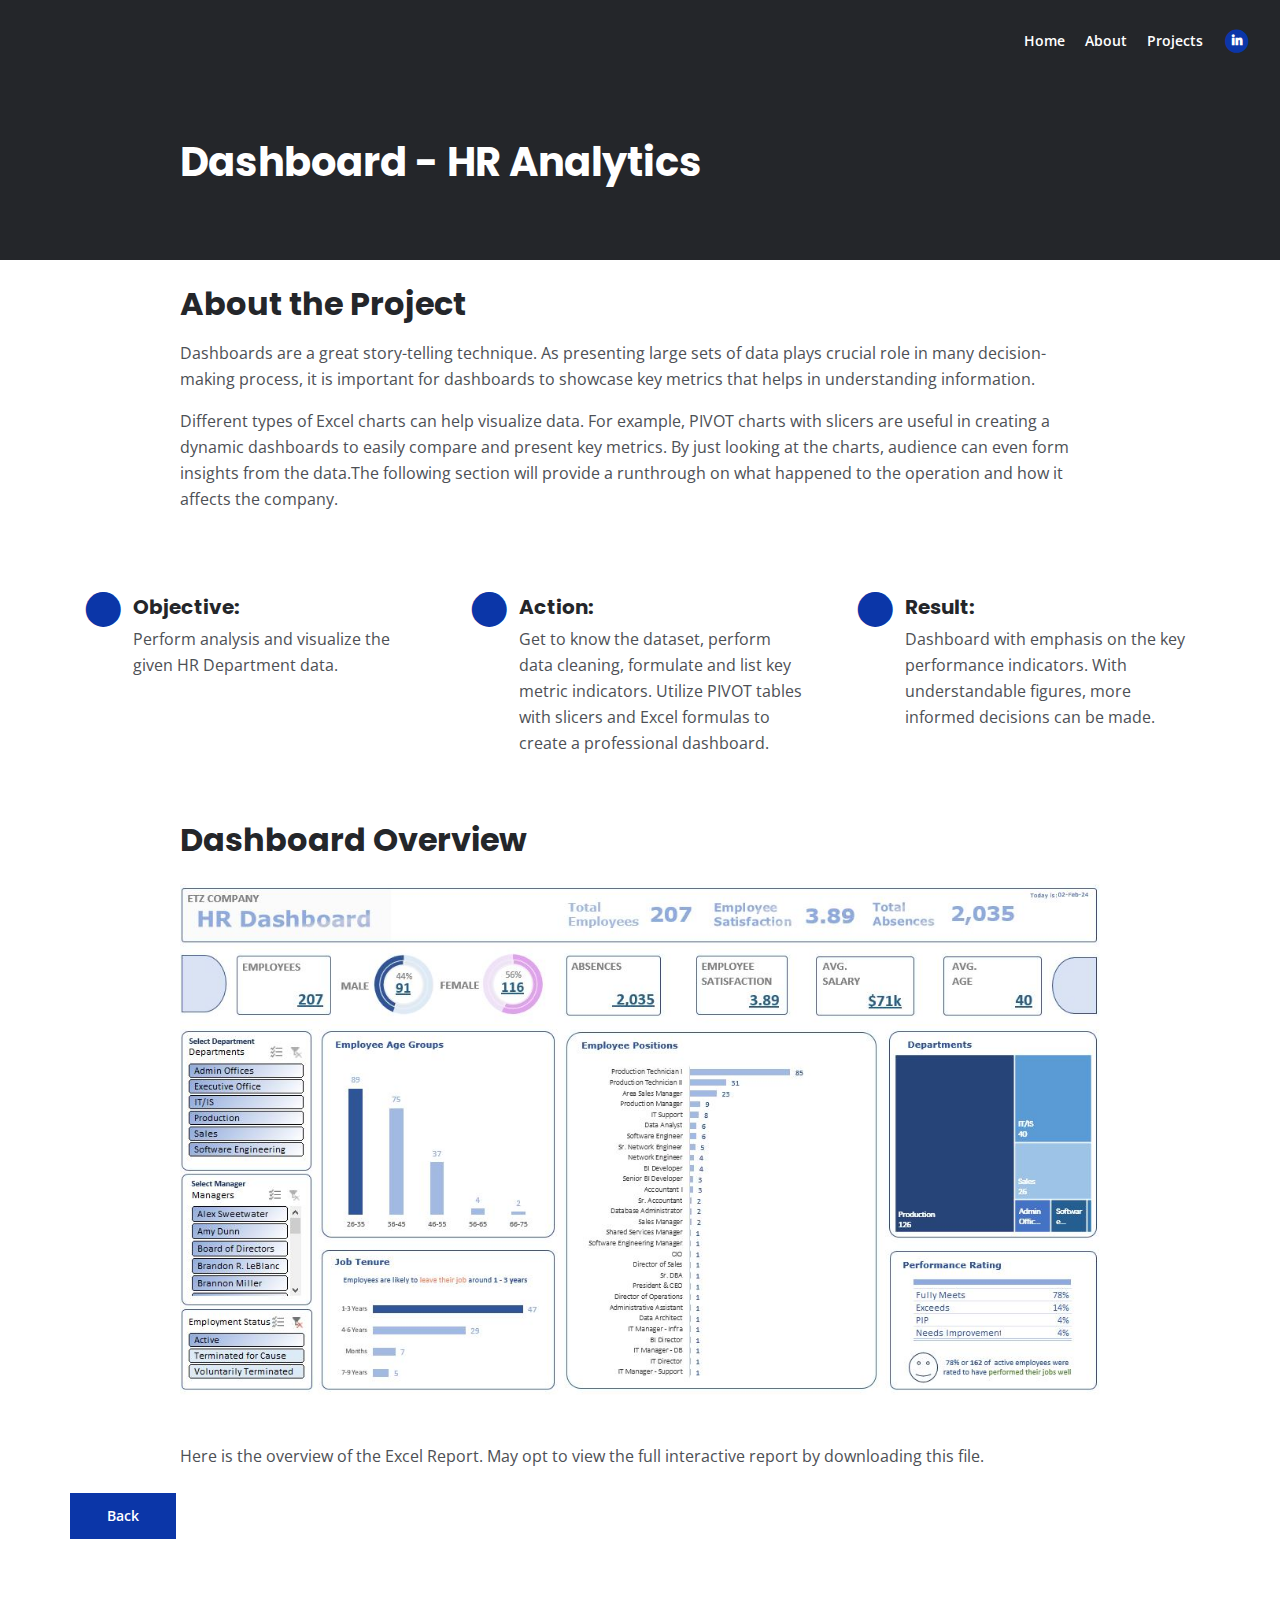
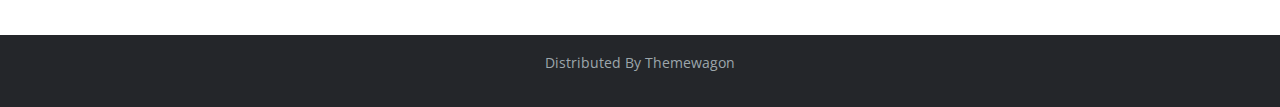
<file: project_2.html>
<!DOCTYPE html>
<html lang="en">
<head>
    <meta charset="utf-8">
    <meta name="viewport" content="width=device-width, initial-scale=1, shrink-to-fit=no">
    
    <!-- SEO Meta Tags -->
    <meta name="description" content="Your description">
    <meta name="author" content="Your name">

    <!-- OG Meta Tags to improve the way the post looks when you share the page on Facebook, Twitter, LinkedIn -->
	<meta property="og:site_name" content="" /> <!-- website name -->
	<meta property="og:site" content="" /> <!-- website link -->
	<meta property="og:title" content=""/> <!-- title shown in the actual shared post -->
	<meta property="og:description" content="" /> <!-- description shown in the actual shared post -->
	<meta property="og:image" content="" /> <!-- image link, make sure it's jpg -->
	<meta property="og:url" content="" /> <!-- where do you want your post to link to -->
	<meta name="twitter:card" content="summary_large_image"> <!-- to have large image post format in Twitter -->

    <!-- Webpage Title -->
    <title>Project Details - Lorie</title>
    
    <!-- Styles -->
    <link rel="preconnect" href="https://fonts.gstatic.com">
    <link href="https://fonts.googleapis.com/css2?family=Open+Sans:ital,wght@0,400;0,600;0,700;1,400&family=Poppins:wght@600&display=swap" rel="stylesheet">
    <link href="css/bootstrap.css" rel="stylesheet">
    <link href="css/fontawesome-all.css" rel="stylesheet">
	<link href="css/styles.css" rel="stylesheet">
	
	<!-- Favicon  -->
    <link rel="icon" href="images/favicon.png">
</head>
<body data-spy="scroll" data-target=".fixed-top">
    
    <!-- Navigation -->
    <nav class="navbar navbar-expand-lg fixed-top navbar-dark">
        <div class="container">
            
            <!-- Text Logo - Use this if you don't have a graphic logo -->
            <!-- <a class="navbar-brand logo-text page-scroll" href="index.html">Mark</a> -->

            <button class="navbar-toggler p-0 border-0" type="button" data-toggle="offcanvas">
                <span class="navbar-toggler-icon"></span>
            </button>

            <div class="navbar-collapse offcanvas-collapse" id="navbarsExampleDefault">
                <ul class="navbar-nav ml-auto">
                    <li class="nav-item">
                        <a class="nav-link page-scroll" href="index.html#header">Home <span class="sr-only">(current)</span></a>
                    </li>
                    <li class="nav-item">
                        <a class="nav-link page-scroll" href="index.html#about_me">About</a>
                    </li>
                    <li class="nav-item">
                        <a class="nav-link page-scroll" href="index.html#projects">Projects</a>
                    </li>
                </ul>
                <span class="nav-item social-icons">
                    <span class="fa-stack">
                    <a href="https://www.linkedin.com/in/lpruiz/" target="_blank">
                    <i class="fas fa-circle fa-stack-2x"></i>
                    <i class="fab fa-linkedin-in fa-stack-1x"></i>
                        </a>
                    </span>
                </span>
            </div> <!-- end of navbar-collapse -->
        </div> <!-- end of container -->
    </nav> <!-- end of navbar -->
    <!-- end of navigation -->


    <!-- Header -->
    <header class="ex-header">
        <div class="container">
            <div class="row">
                <div class="col-xl-10 offset-xl-1">
                    <h1>Dashboard - HR Analytics</h1>
                </div> <!-- end of col -->
            </div> <!-- end of row -->
        </div> <!-- end of container -->
    </header> <!-- end of ex-header -->
    <!-- end of header -->

    <!-- Basic -->
    <div class="ex-basic-1 pt-4">
        <div class="container">
            <div class="row">
                <div class="col-xl-10 offset-xl-1">

                    <h2 class="mb-3">About the Project</h2>
                    <p>Dashboards are a great story-telling technique. As presenting large sets of data plays crucial role in many decision-making process, it is important for dashboards to showcase key metrics that helps in understanding information.</p>
                    <p class="mb-4">Different types of Excel charts can help visualize data. For example, PIVOT charts with slicers are useful in creating a dynamic dashboards to easily compare and present key metrics. By just looking at the charts, audience can even form insights from the data.The following section will provide a runthrough on what happened to the operation and how it affects the company.</p>
                </div> <!-- end of col -->
            </div> <!-- end of row -->
        </div> <!-- end of container -->
    </div> <!-- end of ex-basic-1 -->
    <!-- end of basic -->

    <!-- Basic -->
    <div class="ex-basic-1 pt-4">
        <div class="container">
            <div class="row">
                <div class="col-xl-10 offset-xl-1">
                    <h2 class="mb-3"></h2> <!--insert just text-->
                </div> <!-- end of col -->
            </div> <!-- end of row -->
        </div> <!-- end of container -->
    </div> <!-- end of ex-basic-1 -->
    <!-- end of basic -->

    <!-- Cards -->
    <div class="ex-cards-1 pt-3 pb-3">
        <div class="container">
            <div class="row">
                <div class="col-lg-12">
                    
                    <!-- Card -->
                    <div class="card">
                        <ul class="list-unstyled">
                            <li class="media">
                                <span class="fa-stack">
                                    <span class="fas fa-circle fa-stack-2x"></span>
                                    <span class="fa-stack-1x"></span>
                                </span>
                                <div class="media-body">
                                    <h5>Objective:</h5>
                                    <p>Perform analysis and visualize the given HR Department data.</p>
                                </div>
                            </li>
                        </ul>
                    </div> <!-- end of card -->
                    <!-- end of card -->

                    <!-- Card -->
                    <div class="card">
                        <ul class="list-unstyled">
                            <li class="media">
                                <span class="fa-stack">
                                    <span class="fas fa-circle fa-stack-2x"></span>
                                    <span class="fa-stack-1x"></span>
                                </span>
                                <div class="media-body">
                                    <h5>Action:</h5>
                                    <p>Get to know the dataset, perform data cleaning, formulate and list key metric indicators. Utilize PIVOT tables with slicers and Excel formulas to create a professional dashboard.</p>
                                </div>
                            </li>
                        </ul>
                    </div> <!-- end of card -->
                    <!-- end of card -->

                    <!-- Card -->
                    <div class="card">
                        <ul class="list-unstyled">
                            <li class="media">
                                <span class="fa-stack">
                                    <span class="fas fa-circle fa-stack-2x"></span>
                                    <span class="fa-stack-1x"></span>
                                </span>
                                <div class="media-body">
                                    <h5>Result:</h5>
                                    <p>Dashboard with emphasis on the key performance indicators. With understandable figures, more informed decisions can be made.</p>
                                </div>
                            </li>
                        </ul>
                    </div> <!-- end of card -->
                    <!-- end of card -->

                </div> <!-- end of col -->   
            </div> <!-- end of row -->   
        </div> <!-- end of container -->   
    </div> <!-- end of ex-cards-1 -->
    <!-- end of cards -->


    <!-- Basic -->
    <div class="ex-basic-1 pt-3 pb-5">
        <div class="container">
            <div class="row">
                <div class="col-xl-10 offset-xl-1">
                    <h2 class="mb-4">Dashboard Overview</h2>
                    <img class="img-fluid mb-5 zoomable" src="images/project-2details.jpg" alt="alternative">
                    <p class="mb-4">Here is the overview of the Excel Report. May opt to view the full interactive report by downloading this file.</p>
                    <!-- <ul class="list-unstyled li-space-lg mb-5">
                        <li class="media">
                            <i class="fas fa-square"></i>
                            <div class="media-body"><strong>Production shows inconsistent line efficiency</strong>
                            <p class="mb-4">Operator Error accounts for 56% of downtime, indicating underutilization of production time across the team. Even the top 
performer, Charlie, lost 384 minutes (30% of production time) — equivalent to 4 lost batches. This suggests the need for refined 
standard operating procedures and training to help all operators work more consistently and efficiently and increase line efficiency 
closer to the target of 70%.</p>
                        </li>
                        <li class="media">
                            <i class="fas fa-square"></i>
                            <div class="media-body"><strong>Afternoon shifts records the most downtime occurrences</strong>
                            <p class="mb-4">It is recommended to realign the 13:00 PM to 22:00 PM workload. Operator Error again is the leading issue on this shift, 
and if able to reduce the downtime by 50% it would lead for at least 4 more batches.</p>
                        </li>
                        <li class="media">
                            <i class="fas fa-square"></i>
                            <div class="media-body"><strong>CO-600 downtime almost doubled that of the other two products</strong>
                            <p class="mb-4">Strongly recommended to reassess the production of C0-600 as it alarmingly takes up almost half of the downtime 
minutes. Machine error records the highest issue on its production which is an implication for the need to recheck machine 
readiness and overall C0-600 production process. If addressed this would reduce cost of about 8 batches.</p>
                        </li>
                    </ul>
                -->
                    <!-- <p>Some useful extra pages are bundled with the template lik article details, terms conditions and privacy policy which can be customized as per your requirements. Riga has an impactful dark style design combined with warm colors and angular background shapes with the unique goal of making your mobile app stand out.</p>
                    <p class="mb-5">Leon is an easy to customize landing page HTML template built with Bootstrap for promoting mobile apps to the online audience and making visitors download them from app stores. This template is built with HTML, CSS and Bootstrap to ensure the highest flexibility for all users.</p>
                -->
                    <!-- <div class="text-box mb-5">
                        <p>Human brain can process entire images that the eye sees for as little as 13 milliseconds - MIT</p>
                        <p>Takeaway Quote</p> -->
                    </div> <!-- end of text-box -->
                    <!-- <p class="mb-4">Together with touches of call to action green, the overall landing page design will showcase your app beautifully and will help with convincing visitors to download it from the app stores. Orange and gray hues with one color backgrounds to maximize the impact of your content image slider for customer logos and working forms.</p>
                    <ul class="list-unstyled li-space-lg mb-5">
                        <li class="media">
                            <i class="fas fa-square"></i>
                            <div class="media-body"><strong>Card slider</strong> for testimonials, statistics numbers for important values image slider for logos</div>
                        </li>
                        <li class="media">
                            <i class="fas fa-square"></i>
                            <div class="media-body"><strong>Dropdown navigation</strong> and useful extra pages for article details, terms conditions and privacy policy</div>
                        </li>
                        <li class="media">
                            <i class="fas fa-square"></i>
                            <div class="media-body"><strong>Clean light design</strong> mixing purple, orange and gray hues with one color backgrounds to maximize</div>
                        </li>
                        <li class="media">
                            <i class="fas fa-square"></i>
                            <div class="media-body"><strong>Together with</strong> touches of call to action green, the overall landing page design will showcase your app</div>
                        </li>
                        <li class="media">
                            <i class="fas fa-square"></i>
                            <div class="media-body"><strong>This template</strong> is built with HTML, CSS and Bootstrap to ensure the highest flexibility for all users</div>
                        </li>
                    </ul> -->

                    <a class="btn-solid-reg mb-5" href="index.html#projects">Back</a>
                </div> <!-- end of col -->
            </div> <!-- end of row -->
        </div> <!-- end of container -->
    </div> <!-- end of ex-basic-1 -->
    <!-- end of basic -->


 <!--
    <div class="footer bg-gray">
        <div class="container">
            <div class="row">
                <div class="col-lg-12">
                    <div class="social-container">
                        <span class="fa-stack">
                            <a href="#your-link">
                                <i class="fas fa-circle fa-stack-2x"></i>
                                <i class="fab fa-facebook-f fa-stack-1x"></i>
                            </a>
                        </span>
                        <span class="fa-stack">
                            <a href="#your-link">
                                <i class="fas fa-circle fa-stack-2x"></i>
                                <i class="fab fa-twitter fa-stack-1x"></i>
                            </a>
                        </span>
                        <span class="fa-stack">
                            <a href="#your-link">
                                <i class="fas fa-circle fa-stack-2x"></i>
                                <i class="fab fa-pinterest-p fa-stack-1x"></i>
                            </a>
                        </span>
                        <span class="fa-stack">
                            <a href="#your-link">
                                <i class="fas fa-circle fa-stack-2x"></i>
                                <i class="fab fa-instagram fa-stack-1x"></i>
                            </a>
                        </span>
                        <span class="fa-stack">
                            <a href="#your-link">
                                <i class="fas fa-circle fa-stack-2x"></i>
                                <i class="fab fa-youtube fa-stack-1x"></i>
                            </a>
                        </span>
                    </div>
                </div> 
            </div>
        </div>
    </div>
-->

    <!-- Copyright -->
    <div class="copyright bg-gray">
        <div class="container">
            <div class="row">
                <div class="col-lg-12">
                    <!-- <p class="p-small">Copyright © <a class="no-line" href="#your-link">Your name</a></p> -->
                </div> <!-- end of col -->
            </div> <!-- enf of row -->
        </div> <!-- end of container -->


        <div class="container">
            <div class="row">
                <div class="col-lg-12">
                    <p class="p-small">Distributed By <a class="no-line" href="https://themewagon.com/">Themewagon</a></p>
                </div> <!-- end of col -->
            </div> <!-- enf of row -->
        </div> <!-- end of container -->
    </div> <!-- end of copyright --> 
    <!-- end of copyright -->
    
    	
    <!-- Scripts -->
    <script src="js/jquery.min.js"></script> <!-- jQuery for Bootstrap's JavaScript plugins -->
    <script src="js/bootstrap.min.js"></script> <!-- Bootstrap framework -->
    <script src="js/jquery.easing.min.js"></script> <!-- jQuery Easing for smooth scrolling between anchors -->
    <script src="js/scripts.js"></script> <!-- Custom scripts -->
</body>
</html>
</file>
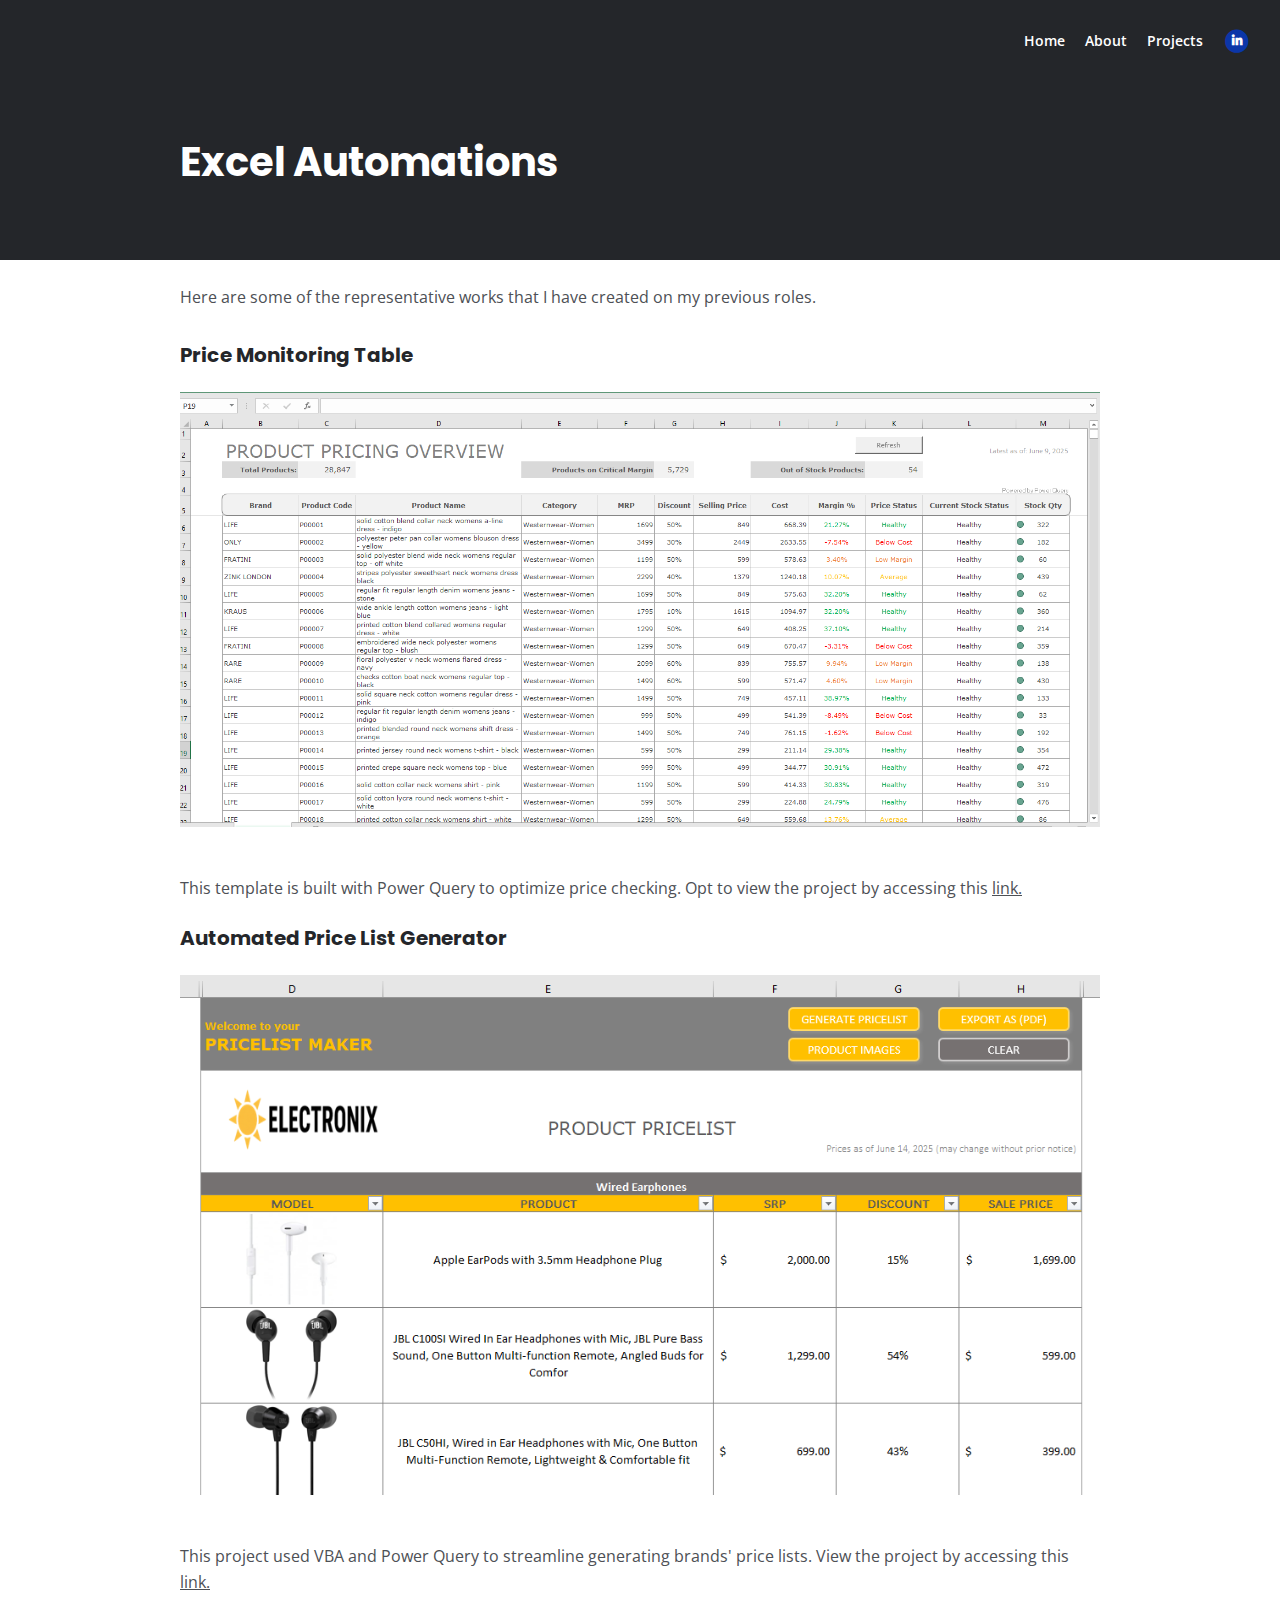
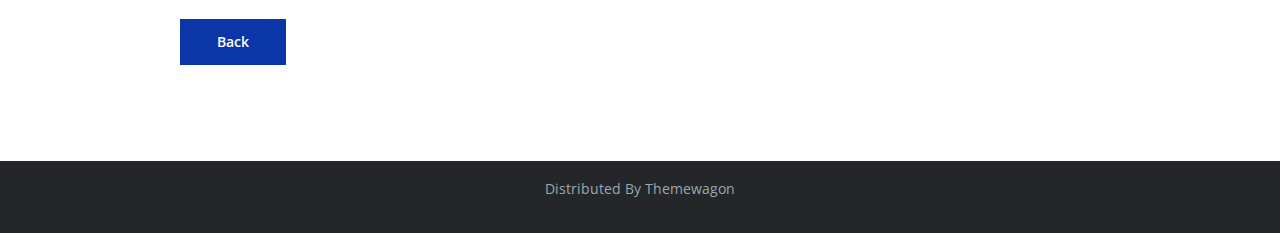
<file: project_3.html>
<!DOCTYPE html>
<html lang="en">
<head>
    <meta charset="utf-8">
    <meta name="viewport" content="width=device-width, initial-scale=1, shrink-to-fit=no">
    
    <!-- SEO Meta Tags -->
    <meta name="description" content="Your description">
    <meta name="author" content="Your name">

    <!-- OG Meta Tags to improve the way the post looks when you share the page on Facebook, Twitter, LinkedIn -->
	<meta property="og:site_name" content="" /> <!-- website name -->
	<meta property="og:site" content="" /> <!-- website link -->
	<meta property="og:title" content=""/> <!-- title shown in the actual shared post -->
	<meta property="og:description" content="" /> <!-- description shown in the actual shared post -->
	<meta property="og:image" content="" /> <!-- image link, make sure it's jpg -->
	<meta property="og:url" content="" /> <!-- where do you want your post to link to -->
	<meta name="twitter:card" content="summary_large_image"> <!-- to have large image post format in Twitter -->

    <!-- Webpage Title -->
    <title>Project Details - Lorie</title>
    
    <!-- Styles -->
    <link rel="preconnect" href="https://fonts.gstatic.com">
    <link href="https://fonts.googleapis.com/css2?family=Open+Sans:ital,wght@0,400;0,600;0,700;1,400&family=Poppins:wght@600&display=swap" rel="stylesheet">
    <link href="css/bootstrap.css" rel="stylesheet">
    <link href="css/fontawesome-all.css" rel="stylesheet">
	<link href="css/styles.css" rel="stylesheet">
	
	<!-- Favicon  -->
    <link rel="icon" href="images/favicon.png">
</head>
<body data-spy="scroll" data-target=".fixed-top">
    
    <!-- Navigation -->
    <nav class="navbar navbar-expand-lg fixed-top navbar-dark">
        <div class="container">
            
            <!-- Text Logo - Use this if you don't have a graphic logo -->
            <!-- <a class="navbar-brand logo-text page-scroll" href="index.html">Mark</a> -->

            <button class="navbar-toggler p-0 border-0" type="button" data-toggle="offcanvas">
                <span class="navbar-toggler-icon"></span>
            </button>

            <div class="navbar-collapse offcanvas-collapse" id="navbarsExampleDefault">
                <ul class="navbar-nav ml-auto">
                    <li class="nav-item">
                        <a class="nav-link page-scroll" href="index.html#header">Home <span class="sr-only">(current)</span></a>
                    </li>
                    <li class="nav-item">
                        <a class="nav-link page-scroll" href="index.html#about_me">About</a>
                    </li>
                    <li class="nav-item">
                        <a class="nav-link page-scroll" href="index.html#projects">Projects</a>
                    </li>
                </ul>
                <span class="nav-item social-icons">
                    <span class="fa-stack">
                    <a href="https://www.linkedin.com/in/lpruiz/" target="_blank">
                    <i class="fas fa-circle fa-stack-2x"></i>
                    <i class="fab fa-linkedin-in fa-stack-1x"></i>
                        </a>
                    </span>
                </span>
            </div> <!-- end of navbar-collapse -->
        </div> <!-- end of container -->
    </nav> <!-- end of navbar -->
    <!-- end of navigation -->


    <!-- Header -->
    <header class="ex-header">
        <div class="container">
            <div class="row">
                <div class="col-xl-10 offset-xl-1">
                    <h1>Excel Automations</h1>
                </div> <!-- end of col -->
            </div> <!-- end of row -->
        </div> <!-- end of container -->
    </header> <!-- end of ex-header -->
    <!-- end of header -->

    <!-- Basic -->
    <div class="ex-basic-1 pt-4">
        <div class="container">
            <div class="row">
                <div class="col-xl-10 offset-xl-1">
                    <p>Here are some of the representative works that I have created on my previous roles.</p>
                </div> <!-- end of col -->
            </div> <!-- end of row -->
        </div> <!-- end of container -->
    </div> <!-- end of ex-basic-1 -->
    <!-- end of basic -->

    <!-- Basic -->
    <div class="ex-basic-1 pt-3 pb-5">
        <div class="container">
            <div class="row">
                <div class="col-xl-10 offset-xl-1">
                    <h5 class="mb-4">Price Monitoring Table</h5>
                    <img class="img-fluid mb-5 zoomable" src="images/PricelistTable.PNG" alt="alternative">
                    <p class="mb-4">This template is built with Power Query to optimize price checking. Opt to view the project by accessing this <a href="index.html#projects">link.</a></p>
                    
                    <h5 class="mb-4">Automated Price List Generator</h5>
                    <img class="img-fluid mb-5 zoomable" src="images/PricelistMaker.PNG" alt="alternative">
                    <p class="mb-4">This project used VBA and Power Query to streamline generating brands' price lists. View the project by accessing this <a href="index.html#projects">link.</a></p>

                    <!--<div class="text-box mb-5">
                        <h3>Human brain can process entire images that the eye sees for as little as 13 milliseconds - MIT</h3>
                        <p>Takeaway Quote</p>
                    </div> end of text-box --> 

                    <a class="btn-solid-reg mb-5" href="index.html#projects">Back</a>
                </div> <!-- end of col -->
            </div> <!-- end of row -->
        </div> <!-- end of container -->
    </div> <!-- end of ex-basic-1 -->
    <!-- end of basic -->


<!--
    <div class="footer bg-gray">
        <div class="container">
            <div class="row">
                <div class="col-lg-12">
                    <div class="social-container">
                        <span class="fa-stack">
                            <a href="#your-link">
                                <i class="fas fa-circle fa-stack-2x"></i>
                                <i class="fab fa-facebook-f fa-stack-1x"></i>
                            </a>
                        </span>
                        <span class="fa-stack">
                            <a href="#your-link">
                                <i class="fas fa-circle fa-stack-2x"></i>
                                <i class="fab fa-twitter fa-stack-1x"></i>
                            </a>
                        </span>
                        <span class="fa-stack">
                            <a href="#your-link">
                                <i class="fas fa-circle fa-stack-2x"></i>
                                <i class="fab fa-pinterest-p fa-stack-1x"></i>
                            </a>
                        </span>
                        <span class="fa-stack">
                            <a href="#your-link">
                                <i class="fas fa-circle fa-stack-2x"></i>
                                <i class="fab fa-instagram fa-stack-1x"></i>
                            </a>
                        </span>
                        <span class="fa-stack">
                            <a href="#your-link">
                                <i class="fas fa-circle fa-stack-2x"></i>
                                <i class="fab fa-youtube fa-stack-1x"></i>
                            </a>
                        </span>
                    </div> end of social-container
                </div> end of col
            </div> <!-- end of row
        </div> <!-- end of container
    </div> <!-- end of footer
    <!-- end of footer
-->

 <!-- Copyright -->
    <div class="copyright bg-gray">
        <div class="container">
            <div class="row">
                <div class="col-lg-12">
                    <!-- <p class="p-small">Copyright © <a class="no-line" href="#your-link">Your name</a></p> -->
                </div>
            </div>
        </div>

        <div class="container">
            <div class="row">
                <div class="col-lg-12">
                    <p class="p-small">Distributed By <a class="no-line" href="https://themewagon.com/">Themewagon</a></p>
                </div> <!-- end of col -->
            </div> <!-- enf of row -->
        </div> <!-- end of container -->
    </div> <!-- end of copyright --> 
    <!-- end of copyright -->
    
    	
    <!-- Scripts -->
    <script src="js/jquery.min.js"></script> <!-- jQuery for Bootstrap's JavaScript plugins -->
    <script src="js/bootstrap.min.js"></script> <!-- Bootstrap framework -->
    <script src="js/jquery.easing.min.js"></script> <!-- jQuery Easing for smooth scrolling between anchors -->
    <script src="js/scripts.js"></script> <!-- Custom scripts -->
</body>
</html>
</file>
<file: css/styles.css>
/* Description: Master CSS file */

/*****************************************
Table Of Contents:
- General Styles
- Navigation
- Header
- About
- Services
- Details
- Projects
- Works
- Testimonials
- Questions
- Contact
- Footer 
- Copyright
- Back To Top Button
- Extra Pages
- Media Queries
******************************************/

/*****************************************
Colors:
- Backgrounds, navbar - black #24262a
- Backgrounds - light gray #f7f9fb
- Buttons, icons - blue #0b36a8
- Headings text - black #24262a
- Body text - dark gray #4d5055
******************************************/


/**************************/
/*     General Styles     */
/**************************/
body,
html {
    width: 100%;
	height: 100%;
}

body, p {
	color: #4d5055; 
	font: 400 1rem/1.625rem "Open Sans", sans-serif;
}

h1 {
	color: #24262a;
	font-weight: 700;
	font-size: 2.5rem;
	line-height: 3.25rem;
	font-family: "Poppins"
}

h2 {
	color: #24262a;
	font-weight: 700;
	font-size: 2rem;
	line-height: 2.5rem;
	font-family: "Poppins"
}

h3 {
	color: #24262a;
	font-weight: 700;
	font-size: 1.75rem;
	line-height: 2.25rem;
	font-family: "Poppins"
}

h4 {
	color: #24262a;
	font-weight: 700;
	font-size: 1rem;
	line-height: 1.5rem;
	font-family: "Poppins"
}

h5 {
	color: #24262a;
	font-weight: 700;
	font-size: 1.25rem;
	line-height: 1.625rem;
	font-family: "Poppins"
}

h6 {
	color: #24262a;
	font-weight: 300;
	font-size: 1rem;
	line-height: 1.375rem;
	font-family: "Poppins"
}

h7 {
	color: #f7f9fb;
	font-weight: 300;
	font-size: 1rem;
	line-height: 1.375rem;
	font-family: "Poppins"
}

.p-large {
	font-size: 1.125rem;
	line-height: 1.75rem;
}

.p-small {
	font-size: 0.875rem;
	line-height: 1.5rem;
}

.testimonial-text {
	font-style: italic;
}

.testimonial-author {
	font-weight: 700;
	font-size: 1rem;
	line-height: 1.5rem;
}

.li-space-lg li {
	margin-bottom: 0.5rem;
}

a {
	color: #4d5055;
	text-decoration: underline;
}

a:hover {
	color: #4d5055;
	text-decoration: underline;
}

.no-line {
	text-decoration: none;
}

.no-line:hover {
	text-decoration: none;
}

.blue {
	color: #2259ec;
}

.bg-gray {
	background-color: #f7f9fb;
}

.section-divider {
	display: block;
	height: 1px;
	margin: 0;
	border: none;
	background-color: #d3dae2;
}

.btn-solid-reg {
	display: inline-block;
	padding: 1.375rem 2.25rem 1.375rem 2.25rem;
	border: 1px solid #0b36a8;
	background-color: #0b36a8;
	color: #ffffff;
	font-weight: 600;
	font-size: 0.875rem;
	line-height: 0;
	text-decoration: none;
	transition: all 0.2s;
}

.btn-solid-reg:hover {
	background-color: transparent;
	color: #0b36a8; /* needs to stay here because of the color property of a tag */
	text-decoration: none;
}

.btn-solid-lg {
	display: inline-block;
	padding: 1.625rem 2.625rem 1.625rem 2.625rem;
	border: 1px solid #0b36a8;
	background-color: #0b36a8;
	color: #ffffff;
	font-weight: 600;
	font-size: 0.875rem;
	line-height: 0;
	text-decoration: none;
	transition: all 0.2s;
}

.btn-solid-lg:hover {
	background-color: transparent;
	color: #0b36a8; /* needs to stay here because of the color property of a tag */
	text-decoration: none;
}

.btn-outline-reg {
	display: inline-block;
	padding: 1.375rem 2.25rem 1.375rem 2.25rem;
	border: 1px solid #24262a;
	background-color: transparent;
	color: #24262a;
	font-weight: 600;
	font-size: 0.875rem;
	line-height: 0;
	text-decoration: none;
	transition: all 0.2s;
}

.btn-outline-reg:hover {
	background-color: #24262a;
	color: #ffffff;
	text-decoration: none;
}

.btn-outline-lg {
	display: inline-block;
	padding: 1.625rem 2.625rem 1.625rem 2.625rem;
	border: 1px solid #24262a;
	background-color: transparent;
	color: #24262a;
	font-weight: 600;
	font-size: 0.875rem;
	line-height: 0;
	text-decoration: none;
	transition: all 0.2s;
}

.btn-outline-lg:hover {
	background-color: #24262a;
	color: #ffffff;
	text-decoration: none;
}

.btn-outline-sm {
	display: inline-block;
	padding: 1rem 1.5rem 1rem 1.5rem;
	border: 1px solid #24262a;
	background-color: transparent;
	color: #24262a;
	font-weight: 600;
	font-size: 0.875rem;
	line-height: 0;
	text-decoration: none;
	transition: all 0.2s;
}

.btn-outline-sm:hover {
	background-color: #24262a;
	color: #ffffff;
	text-decoration: none;
}

.form-group {
	position: relative;
	margin-bottom: 1.25rem;
}

.label-control {
	position: absolute;
	top: 0.875rem;
	left: 1.5rem;
	color: #7d838a;
	opacity: 1;
	font-size: 0.875rem;
	line-height: 1.375rem;
	cursor: text;
	transition: all 0.2s ease;
}

.form-control-input:focus + .label-control,
.form-control-input.notEmpty + .label-control,
.form-control-textarea:focus + .label-control,
.form-control-textarea.notEmpty + .label-control {
	top: 0.125rem;
	color: #4d5055;
	opacity: 1;
	font-size: 0.75rem;
	font-weight: 700;
}

.form-control-input,
.form-control-select {
	display: block; /* needed for proper display of the label in Firefox, IE, Edge */
	width: 100%;
	padding-top: 1.125rem;
	padding-bottom: 0.125rem;
	padding-left: 1.5rem;
	border: 1px solid #cbcbd1;
	background-color: #ffffff;
	color: #4d5055;
	font-size: 0.875rem;
	line-height: 1.875rem;
	transition: all 0.2s;
	-webkit-appearance: none; /* removes inner shadow on form inputs on ios safari */
}

.form-control-select {
	padding-top: 0.5rem;
	padding-bottom: 0.5rem;
	height: 3.25rem;
	color: #7d838a;
}

select {
    /* you should keep these first rules in place to maintain cross-browser behavior */
    -webkit-appearance: none;
	-moz-appearance: none;
	-ms-appearance: none;
    -o-appearance: none;
    appearance: none;
    background-image: url('../images/down-arrow.png');
    background-position: 96% 50%;
    background-repeat: no-repeat;
    outline: none;
}

.form-control-textarea {
	display: block; /* used to eliminate a bottom gap difference between Chrome and IE/FF */
	width: 100%;
	height: 14rem; /* used instead of html rows to normalize height between Chrome and IE/FF */
	padding-top: 1.5rem;
	padding-left: 1.3125rem;
	border: 1px solid #cbcbd1;
	background-color: #ffffff;
	color: #4d5055;
	font-size: 0.875rem;
	line-height: 1.5rem;
	transition: all 0.2s;
}

.form-control-input:focus,
.form-control-select:focus,
.form-control-textarea:focus {
	border: 1px solid #a1a1a1;
	outline: none; /* Removes blue border on focus */
}

.form-control-input:hover,
.form-control-select:hover,
.form-control-textarea:hover {
	border: 1px solid #a1a1a1;
}

.checkbox {
	font-size: 0.75rem;
	line-height: 1.25rem;
}

input[type='checkbox'] {
	vertical-align: -10%;
	margin-right: 0.5rem;
}

.form-control-submit-button {
	display: inline-block;
	width: 100%;
	height: 3.25rem;
	border: 1px solid #0b36a8;
	border-radius: 32px;
	background-color: #0b36a8;
	color: #ffffff;
	font-weight: 600;
	font-size: 0.875rem;
	line-height: 0;
	cursor: pointer;
	transition: all 0.2s;
}

.form-control-submit-button:hover {
	border: 1px solid #24262a;
	background-color: transparent;
	color: #24262a;
}


/**********************/
/*     Navigation     */
/**********************/
.navbar {
	background-color: transparent;
	font-weight: 600;
	font-size: 0.875rem;
	line-height: 0.875rem;
	box-shadow: none;
}

.navbar .navbar-brand {
	padding-top: 0.125rem;
	padding-bottom: 0.125rem;
}

.navbar .logo-image img {
    width: 118px;
	height: 36px;
}

.navbar .logo-text {
	color: #35339e;
	font-weight: 700;
	font-size: 1.875rem;
	line-height: 1rem;
	text-decoration: none;
}

.offcanvas-collapse {
	position: fixed;
	top: 3.25rem; /* adjusts the height between the top of the page and the offcanvas menu */
	bottom: 0;
	left: 100%;
	width: 100%;
	padding-right: 1rem;
	padding-left: 1rem;
	overflow-y: auto;
	visibility: hidden;
	background-color: #dd2525;
	transition: visibility .3s ease-in-out, -webkit-transform .3s ease-in-out;
	transition: transform .3s ease-in-out, visibility .3s ease-in-out;
	transition: transform .3s ease-in-out, visibility .3s ease-in-out, -webkit-transform .3s ease-in-out;
}

.offcanvas-collapse.open {
	visibility: visible;
	-webkit-transform: translateX(-100%);
	transform: translateX(-100%);
}

.navbar .navbar-nav {
	margin-top: 0.75rem;
	margin-bottom: 0.5rem;
}

.navbar .nav-item .nav-link {
	padding-top: 0.625rem;
	padding-bottom: 0.625rem;
	color: #ffffff;
	text-decoration: none;
	transition: all 0.2s ease;
}

.navbar .nav-item.dropdown.show .nav-link,
.navbar .nav-item .nav-link:hover,
.navbar .nav-item .nav-link.active {
	color: #9c9ead;
}

/* Dropdown Menu */
.navbar .dropdown .dropdown-menu {
	animation: fadeDropdown 0.2s; /* required for the fade animation */
}

@keyframes fadeDropdown {
    0% {
        opacity: 0;
    }

    100% {
        opacity: 1;
	}
}

.navbar .dropdown-menu {
	margin-top: 0.5rem;
	margin-bottom: 0.5rem;
	border: none;
	background-color: #3a558b;
}

.navbar .dropdown-item {
	padding-top: 0.5rem;
	padding-bottom: 0.5rem;
	color: #ffffff;
	font-weight: 600;
	font-size: 0.875rem;
	line-height: 0.875rem;
	text-decoration: none;
}

.navbar .dropdown-item:hover {
	background-color: #24262a;
	color: #9c9ead;
}

.navbar .dropdown-divider {
	width: 100%;
	height: 1px;
	margin: 0.5rem auto 0.5rem auto;
	border: none;
	background-color: #505050;
}
/* end of dropdown menu */

.navbar .fa-stack {
	width: 2em;
	margin-right: 0.25rem;
	font-size: 0.75rem;
}

.navbar .fa-stack-2x {
	color: #0b36a8;
	transition: all 0.2s ease;
}

.navbar .fa-stack-1x {
	color: #ffffff;
	transition: all 0.2s ease;
}

.navbar .fa-stack:hover .fa-stack-2x {
	color: #ffffff;
}

.navbar .fa-stack:hover .fa-stack-1x {
	color: #0b36a8;
}

.navbar .navbar-toggler {
	padding: 0;
	border: none;
	font-size: 1.25rem;
}


/******************/
/*     Header     */
/******************/
.header {
	padding-top: 7rem;
	padding-bottom: 5.5rem;
	background: linear-gradient(rgba(0, 0, 0, 0.1), rgba(0, 0, 0, 0.1)), url('../images/header-background.jpg') center center no-repeat;
	background-size: cover;
	text-align: center;
}

.header .h1-large {
	margin-bottom: 1.75rem;
	color: #ffffff;
}

.header .btn-solid-lg:hover {
	border: 1px solid #ffffff;
	color: #ffffff;
}

.header .btn-outline-lg {
	padding: 1.625rem 1.625rem 1.625rem 1.625rem;
	border: none;
	color: #ffffff;
}

.header .btn-outline-lg:hover {
	background: transparent;
	color: #9c9ead;
	text-decoration: none;
}

.header .btn-outline-lg .fas {
	margin-right: 0.375rem;
}


/*****************/
/*     About     */
/*****************/
.basic-1 {
	padding-top: 7rem;
	padding-bottom: 5rem;
	font-size: 1rem;
    font-weight: normal;
    color: #6e6b6b;
}

.basic-1 .text-container {
	margin-bottom: 1rem;
	font-family: Arial;
	font-size: 1rem;
    font-weight: normal;
    color: #6e6b6b;
}

.basic-1 .time {
	margin-bottom: 0.5rem;
	color: inherit;
	font-weight: 600;
	font-size: 0.875rem;
	line-height: 1.5rem;
	font-family: "Poppins";
}

.basic-1 h6 {
	margin-bottom: 0.125rem;
}

#about h2 .time {
    font-size: inherit; /* or match to h2, if .time makes it smaller */
    font-weight: inherit; /* Optional, if .time reduces weight */
    color:  #0b36a8; /* Optional, if .time changes color */
}

.skills-list {
    list-style-type: disc;
    padding-left: 1.5rem;
    margin-top: 1rem;
    margin-bottom: 1rem;
    line-height: 1.6;	
    font-family: Calibri;
    font-size: 1.1rem;
    font-weight: normal;
    color: #333;
}

.skills-list li {
    margin-bottom: 0.5rem;
    font-weight: normal;
    color: inherit;
}

.skills-list li strong {
    font-weight: normal;
    color: inherit;
}

/********************/
/*     Services     */
/********************/
.basic-2 {
	display: flex;
	gap: 1.5rem;
	justify-content: center;
	flex-wrap: wrap;
	margin-bottom: 4rem;
	margin-top: 2rem;

}

/*.basic-2 {
	padding-top: 3rem;
	padding-bottom: 4rem;
}*/

.basic-2 .h2-heading {
	margin-bottom: 0.75rem;
	text-align: center;
}

.basic-2 .p-heading {
	margin-bottom: 4rem;
	text-align: center;
}

.basic-2 .text-box {
	flex: 0 0 300px; /* Each box is 300px wide */
	padding: 2rem;
	box-sizing: border-box;
	text-align: center;
	border-radius: 8px;
}

/*.basic-2 .text-box {
	margin-bottom: 1rem;
	padding: 3rem 1rem 2.125rem 1rem;
	border: 1px solid #cfd7de;
	width: 400px;
	margin-left: auto;
	margin-right: auto;

}*/

.basic-2 .fas,
.basic-2 .far {
	margin-bottom: 1.75rem;
	color: #0b36a8;
	font-size: 3.5rem;
}

.basic-2 h4 {
	letter-spacing: 1px;
}


/*******************/
/*     Details     */
/*******************/
.split .area-1 {
	height: 430px;
	background: linear-gradient(to bottom right, rgba(25, 26, 29, 0.5), rgba(25, 26, 29, 0.5)), url('../images/detailsbg.jpg') center center no-repeat;
	background-size: cover;
}

.split .area-2 {
	padding: 1.5rem 2rem 7rem 1rem; /* top, right, bottom, left */
}

.split p {
	margin-bottom: 2.25rem;
}

.split .icons-container {
	margin-top: 1rem;
}

.split .icons-container img {
	width: 30px;
	margin-right: 0.625rem;
	margin-bottom: 0.75rem;
}

.basic-1 .time {
	margin-bottom: 0.5rem;
	color: #0b36a8;
	font-weight: 600;
	font-size: 0.875rem;
	line-height: 1.5rem;
	font-family: "Poppins";
}

.split h5 {
	margin-top: 0.5rem;
	margin-bottom: 0.5rem;
	font-size: 1.25rem;
	font-weight: 600;
	font-family: "Poppins", sans-serif;
	color: #333;
}

.split h6 {
	margin-top: 0.5rem;
	margin-bottom: 0.25rem;
	font-size: 1rem;
	font-weight: 500;
	font-family: "Poppins", sans-serif;
	color: #444;
}

/********************/
/*     Projects     */
/********************/
.basic-3 {
	padding-top: 5rem;
	padding-bottom: 1rem;
}

.basic-3 .h2-heading {
	margin-bottom: 0.75rem;
	text-align: center;
}

.basic-3 .p-heading {
	margin-bottom: 3rem;
	text-align: center;
}

.basic-3 .text-container {
	margin-bottom: 3rem;
}

.basic-3 .image-container {
	margin-bottom: 1rem;
}

/* Hover Animation */
.basic-3 .image-container {
	overflow: hidden;
	margin-right: auto;
	margin-left: auto;
}

.basic-3 .image-container img {
	margin: 0;
	transition: all 0.2s;
}

.basic-3 .image-container:hover img {
	-moz-transform: scale(1.1);
	-webkit-transform: scale(1.1);
	transform: scale(1.1);
} 
/* end of hover animation */


/*****************/
/*     Works     */
/*****************/
.basic-4 {
	padding-bottom: 1rem;
}

.basic-4 .text-container {
	margin-bottom: 4rem;
}

/* Anchor wrapper for image + overlay */
.basic-4 .hover-image {
    position: relative;
    display: block;
    width: 100%;
    height: 0;
    padding-bottom: 66.66%; /* Adjust for your aspect ratio */
    overflow: hidden;
    text-decoration: none;
    color: inherit;
}

/* Background image layer */
.basic-4 .card-image {
    position: absolute;
    top: 0; left: 0;
    width: 100%;
    height: 100%;
    background-size: cover;
    background-position: center;
    transition: transform 0.3s ease;
}

/* Zoom effect */
.basic-4 .hover-image:hover .card-image {
    transform: scale(1.1);
}

/* Overlay layer */
.basic-4 .overlay {
    position: absolute;
    top: 0; left: 0;
    width: 100%;
    height: 100%;
    background: #3c5497;
    opacity: 0;
    display: flex;
    flex-direction: column;
    justify-content: center;
    align-items: center;
    transition: opacity 0.3s ease;
	color: #ffffff;
	font-weight: 600;
	font-size: 0.875rem;
	line-height: 1.5rem;
	font-family: "Poppins";
}

/* Show overlay on hover */
.basic-4 .hover-image:hover .overlay {
    opacity: 0.5;
}

/* Animate text */
.basic-4 .overlay > * {
    transform: translateY(20px);
    transition: transform 0.3s;
    text-align: center;
}

.basic-4 .hover-image:hover .overlay > * {
    transform: translateY(0);
}

.basic-4 .overlay-title {
    font-weight: bold;
    font-size: 1em;
    margin-bottom: 0.5rem;
}

.basic-4 .overlay-description {
    font-size: 0.9em;
    margin: 0;
	color: #ffffff;
	font-weight: 100;
	line-height: 1.5rem;
	font-family: "Poppins";
}

/* end of hover animation */


/************************/
/*     Testimonials     */
/************************/
.cards-1 {
	padding-top: 3rem;
	padding-bottom: 3.875rem;
}

.cards-1 .h2-heading {
	margin-bottom: 3rem;
	text-align: center;
}

.cards-1 .card {
	margin-bottom: 4rem;
	border: none;
}

.cards-1 .card-body {
	padding: 0;
	text-align: center;
}

.cards-1 .testimonial-text {
	margin-bottom: 1.625rem;
}

.cards-1 img {
	display: inline-block;
	width: 60px;
	margin-bottom: 0.875rem;
	border-radius: 50%;
}

.cards-1 .text {
	margin-top: 0.375rem;
}

.cards-1 .testimonial-author {
	color: #24262a;
}

.cards-1 .testimonial-author,
.cards-1 .occupation {
	font-size: 0.875rem;
	line-height: 1.375rem;
}


/*********************/
/*     Questions     */
/*********************/
.accordion-1 {
	padding-top: 7.75rem;
	padding-bottom: 6.75rem;
}

.accordion-1 .h2-heading {
	margin-bottom: 2.5rem;
	text-align: center;
}

.accordion-1 .card {
	margin-bottom: 1.75rem;
	border: none;
}

.accordion-1 .card-header {
	padding: 0;
	border: none;
	background-color: transparent;
}

.accordion-1 .card button {
	padding: 0;
	color: #24262a;
	font-weight: 600;
	font-size: 1rem;
	line-height: 1rem;
	font-family: 'Poppins';
}

.accordion-1 .card button:hover {
	text-decoration: none;
}

.accordion-1 .card button:before {
	float: left;
	margin-right: 0.625rem;
	font-family: 'Font Awesome 5 Free';
	font-weight: 900;
	content: "\f078";
	transition: all 0.2s;
}

.accordion-1 .card button.collapsed:before {
	-webkit-transform: rotate(180deg);
	-moz-transform: rotate(180deg);
	transform: rotate(180deg);
} 

.accordion-1 .card-body {
	padding: 0.75rem 1.5rem 0.5rem 1.5rem;
}


/*******************/
/*     Contact     */
/*******************/
.form-1 {
	padding-top: 7.75rem;
	padding-bottom: 7rem;
	text-align: center;
}

.form-1 .h2-heading {
	margin-bottom: 0.75rem;
	text-align: center;
}

.form-1 .p-heading {
	margin-bottom: 4rem;
}


/******************/
/*     Footer     */
/******************/
.footer {
	padding-top: 6.25rem;
	padding-bottom: 2rem;
	background-color: #24262a;
	text-align: center;
}

.footer a {
	text-decoration: none;
}

.footer .fa-stack {
	width: 2em;
	margin-bottom: 1.25rem;
	margin-right: 0.375rem;
	font-size: 1.5rem;
}

.footer .fa-stack .fa-stack-1x {
    color: #ffffff;
	transition: all 0.2s ease;
}

.footer .fa-stack .fa-stack-2x {
	color: #0b36a8;
	transition: all 0.2s ease;
}

.footer .fa-stack:hover .fa-stack-1x {
	color: #0b36a8;
}

.footer .fa-stack:hover .fa-stack-2x {
    color: #ffffff;
}


/*********************/
/*     Copyright     */
/*********************/
.copyright {
	padding-top: 1rem;
	padding-bottom: 1rem;
	background-color: #24262a;
	text-align: center;
}

.copyright .p-small {
	color: #9da6ac;
	text-align: center;
}

.copyright a {
	color: #9da6ac;
}


/******************************/
/*     Back To Top Button     */
/******************************/
a.back-to-top {
	position: fixed;
	z-index: 999;
	right: 12px;
	bottom: 12px;
	display: none;
	width: 42px;
	height: 42px;
	border-radius: 30px;
	background: #3a424d url("../images/up-arrow.png") no-repeat center 47%;
	background-size: 18px 18px;
	text-indent: -9999px;
}

a:hover.back-to-top {
	background-color: #0b36a8;
}


/***********************/
/*     Extra Pages     */
/***********************/
.ex-header {
	padding-top: 8.5rem;
	padding-bottom: 4rem;
	background-color: #24262a;
}

.ex-header h1 {
	color: #ffffff;
}

.ex-basic-1 .list-unstyled .fas {
	font-size: 0.375rem;
	line-height: 1.625rem;
}

.ex-basic-1 .list-unstyled .media-body {
	margin-left: 0.5rem;
}

.ex-basic-1 .text-box {
	padding: 1.25rem 1.25rem 0.5rem 1.25rem;
	background-color: #f7f9fb;
}

.ex-cards-1 .card {
	border: none;
	background-color: transparent;
}

.ex-cards-1 .card .fa-stack {
	width: 2em;
	font-size: 1.125rem;
}

.ex-cards-1 .card .fa-stack-2x {
	color: #0b36a8;
}

.ex-cards-1 .card .fa-stack-1x {
	color: #ffffff;
	font-weight: 700;
	line-height: 2.125rem;
}

.ex-cards-1 .card .list-unstyled .media-body {
	margin-left: 0.75rem;
}

.ex-cards-1 .card .list-unstyled .media-body h5 {
	margin-top: 0.125rem;
	margin-bottom: 0.375rem;
}


/*************************/
/*     Media Queries     */
/*************************/	
/* Min-width 768px */
@media (min-width: 768px) {

	/* Header */
	.header {
		padding-top: 11rem;
		padding-bottom: 9rem;
	}
	/* end of header */


	/* Services */
	.basic-2 .text-box {
		padding-right: 2.125rem;
		padding-left: 2.125rem;
		padding-top: 2rem;
		padding-bottom: 2rem;
	}
	/* end of services */


	/* Extra Pages */
	.ex-basic-1 .text-box {
		padding: 1.75rem 2rem 0.875rem 2rem;
	}
	/* end of extra pages */
}
/* end of min-width 768px */


/* Min-width 992px */
@media (min-width: 992px) {
	
	/* General Styles */
	.h2-heading {
		width: 35.25rem;
		margin-right: auto;
		margin-left: auto;
	}

	.p-heading {
		width: 46rem;
		margin-right: auto;
		margin-left: auto;
	}
	/* end of general styles */


	/* Navigation */
	.navbar {
  	position: absolute;
  	top: 1rem;
  	left: 0;
  	width: 100%;
  	background: transparent;
  	z-index: 1000;
	}

	/* .navbar.top-nav-collapse {
		padding-top: 0.5rem;
		padding-top: 0.5rem;
		background-color: transparent;
		box-shadow: none
	} */

	.offcanvas-collapse {
		position: static;
		top: auto;
		bottom: auto;
		left: auto;
		width: auto;
		padding-right: 0;
		padding-left: 0;
		background-color: transparent;
		overflow-y: visible;
		visibility: visible;
	}

	.offcanvas-collapse.open {
		-webkit-transform: none;
		transform: none;
	}

	.navbar .navbar-nav {
		margin-top: 0;
		margin-bottom: 0;
	}
	
	.navbar .nav-item .nav-link {
		padding-right: 0.625rem;
		padding-left: 0.625rem;
	}

	.navbar .dropdown-menu {
		margin-top: 0.25rem;
		box-shadow: 0 3px 3px 1px rgba(0, 0, 0, 0.08);
	}

	.navbar .dropdown-divider {
		width: 90%;
	}

	.navbar .social-icons {
		margin-left: 0.5rem;
	}
	
	.navbar .fa-stack {
		margin-right: 0;
		margin-left: 0.25rem;
	}
	/* end of navigation */


	/* Header */
	.header {
		padding-top: 15rem;
		padding-bottom: 14rem;
		text-align: left;
	}
	/* end of header */


	/* Details */
	.split {
		height: 300px;
	}
	
	.split .area-1 {
		height: 100%;
		width: 35%;
		display: inline-block;
	}
	
	.split .area-2 {
		height: 100%;
		width: 65%;
		display: inline-block;
		vertical-align: top;
	}

	.split .text-container {
		width: 500px;
		margin-bottom: 0.5rem;
		margin-top: 0.2rem;
		color: #0b36a8;
		font-weight: 600;
		font-size: 0.875rem;
		line-height: 1.5rem;
		font-family: "Poppins";
	}
	/* end of details */


	/* Testimonials */
	.cards-1 .card {
		display: inline-block;
		width: 290px;
		vertical-align: top;
	}

	.cards-1 .card:nth-of-type(3n+2) {
		margin-right: 1.5rem;
		margin-left: 1.5rem;
	}

	.cards-1 .card-body {
		text-align: left;
	}

	.cards-1 .details {
		display: flex;
		align-items: flex-start;
	}
	
	.cards-1 .details .text {
		flex-direction: column;
	}
	
	.cards-1 .details img {
		margin-right: 1.125rem;
	}
	/* end of testimonials */


	/* Accordion */
	.accordion-1 .accordion {
		width: 730px;
		margin-right: auto;
		margin-left: auto;
	}
	/* end of accordion */


	/* Contact */
	.form-1 form {
		width: 790px;
		margin-right: auto;
		margin-left: auto;
	}
	/* end of contact */


	/* Extra Pages */
	.ex-cards-1 .card {
		display: inline-block;
		width: 296px;
		vertical-align: top;
	}

	.ex-cards-1 .card:nth-of-type(3n+2) {
		margin-right: 1rem;
		margin-left: 1rem;
	}
	/* end of extra pages */
}
/* end of min-width 992px */


/* Min-width 1200px */
@media (min-width: 1200px) {

	/* General Styles */
	.h1-large {
		font-size: 2.75rem;
		line-height: 3.625rem;
	}
	/* end of general styles */


	/* Navigation */
	.navbar .container {
		max-width: 1330px;
	}
	/* end of navigation */


	/* Header */
	.header {
		padding-top: 13rem;
		padding-bottom: 14rem;
	}
	/* end of header */


	/* About */
	/*.basic-1 {
		display: flex;
		justify-content: center;
	}*/
	
	.basic-1 .text-container.first {
		margin-left: auto;
		margin-right: auto;
		text-align: auto;
	}

	/*.basic-1 .text-container.second {
		margin-right: 1rem;
		margin-left: 8rem;
	}*/

	/*.basic-1 .text-container.third {
		margin-left: 2rem;
	}
	/* end of about */


	/* Details */
	.split {
		height: 800px;
	}

	.split .text-container {
		width: 800px;
		margin-left: 5rem;
	}
	/* end of details */


	/* Testimonials */
	.cards-1 .card {
		width: 338px;
	}
	
	.cards-1 .card:nth-of-type(3n+2) {
		margin-right: 2.625rem;
		margin-left: 2.625rem;
	}
	/* end of testimonials */
	

	/* Extra Pages */
	.ex-cards-1 .card {
		width: 336px;
	}

	.ex-cards-1 .card:nth-of-type(3n+2) {
		margin-right: 2.875rem;
		margin-left: 2.875rem;
	}
	/* end of extra pages */
}
/* end of min-width 1200px */

.zoomable-img {
  cursor: pointer;
  transition: 0.3s;
}

.modal-overlay {
  display: none;
  position: fixed;
  z-index: 2000;
  padding-top: 5%;
  left: 0;
  top: 0;
  width: 100%;
  height: 100%;
  overflow: auto;
  background-color: rgba(0,0,0,0.85);
}

.modal-content {
  display: block;
  margin: auto;
  max-width: 80%;
  max-height: 80%;
  border-radius: 5px;
  box-shadow: 0 0 25px rgba(0,0,0,0.3);
}

.close-btn {
  position: absolute;
  top: 2rem;
  right: 2rem;
  color: #fff;
  font-size: 2rem;
  font-weight: bold;
  cursor: pointer;
}
</file>
